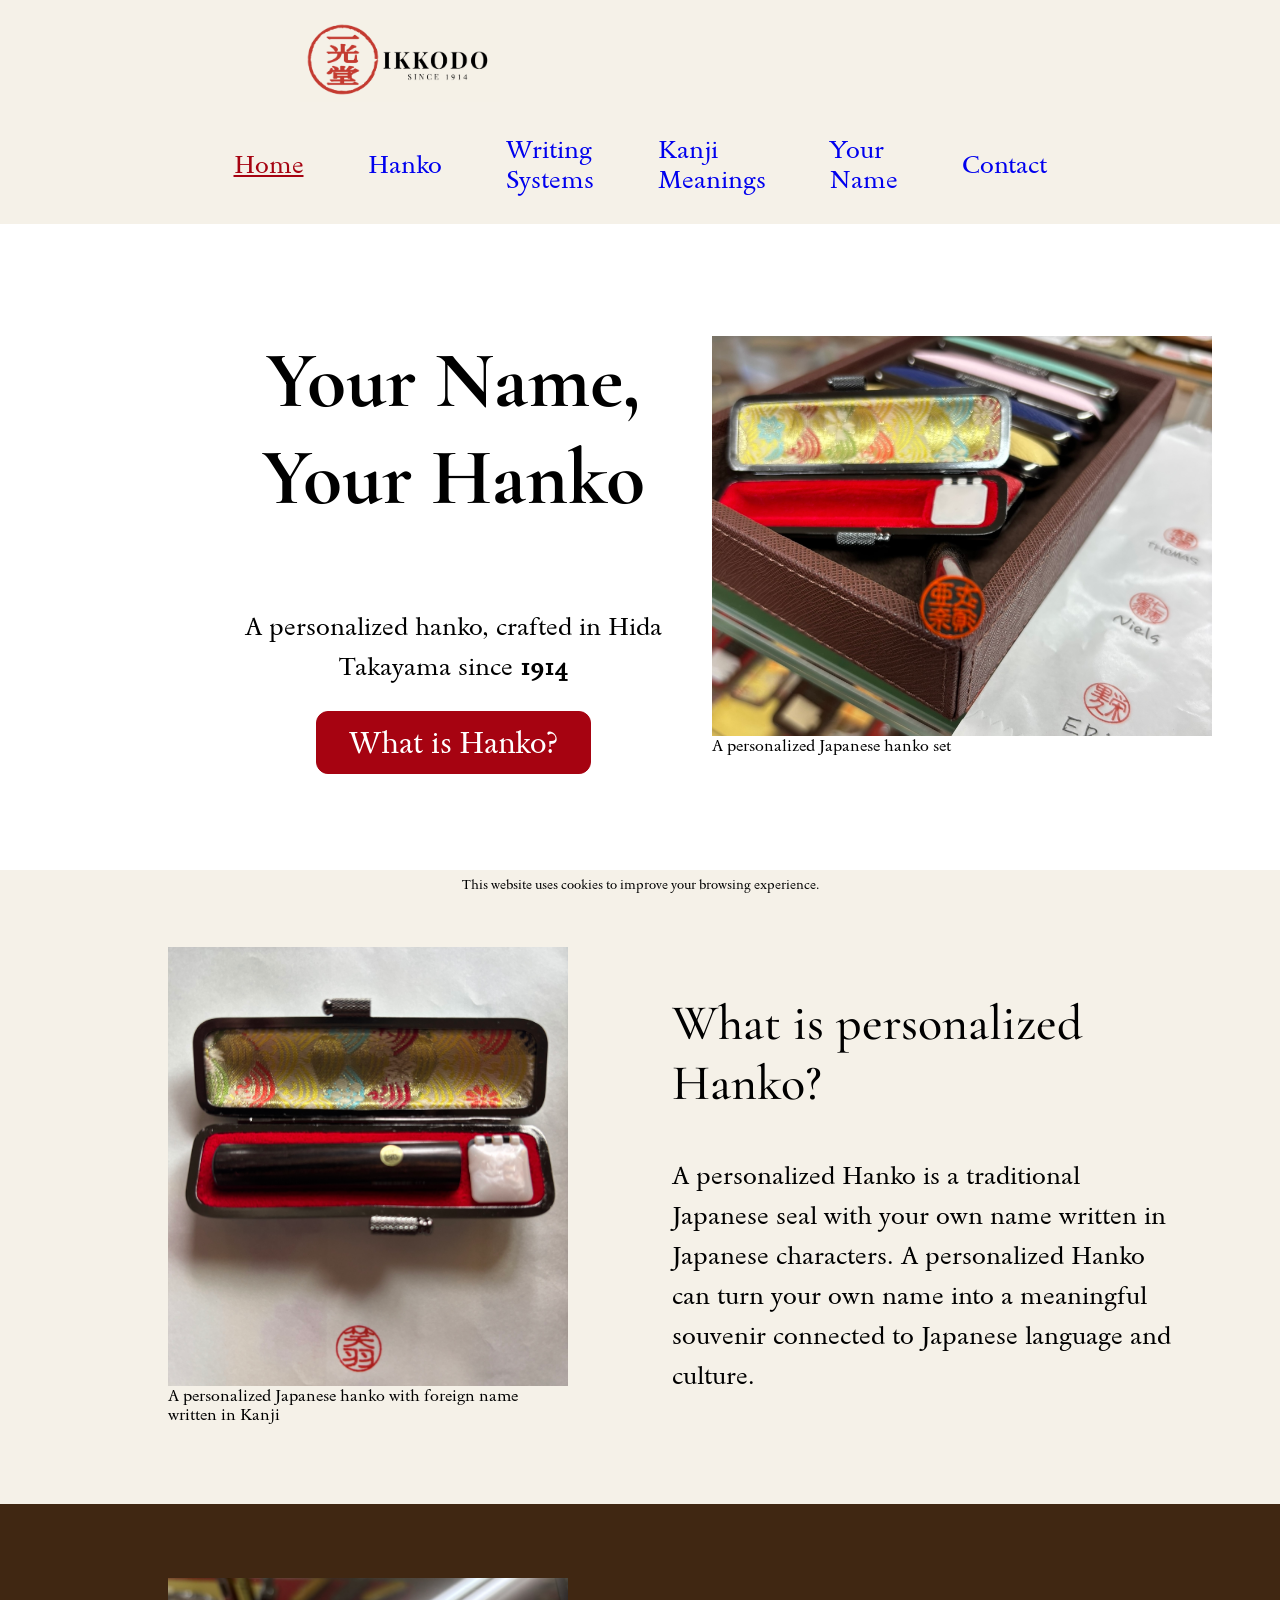
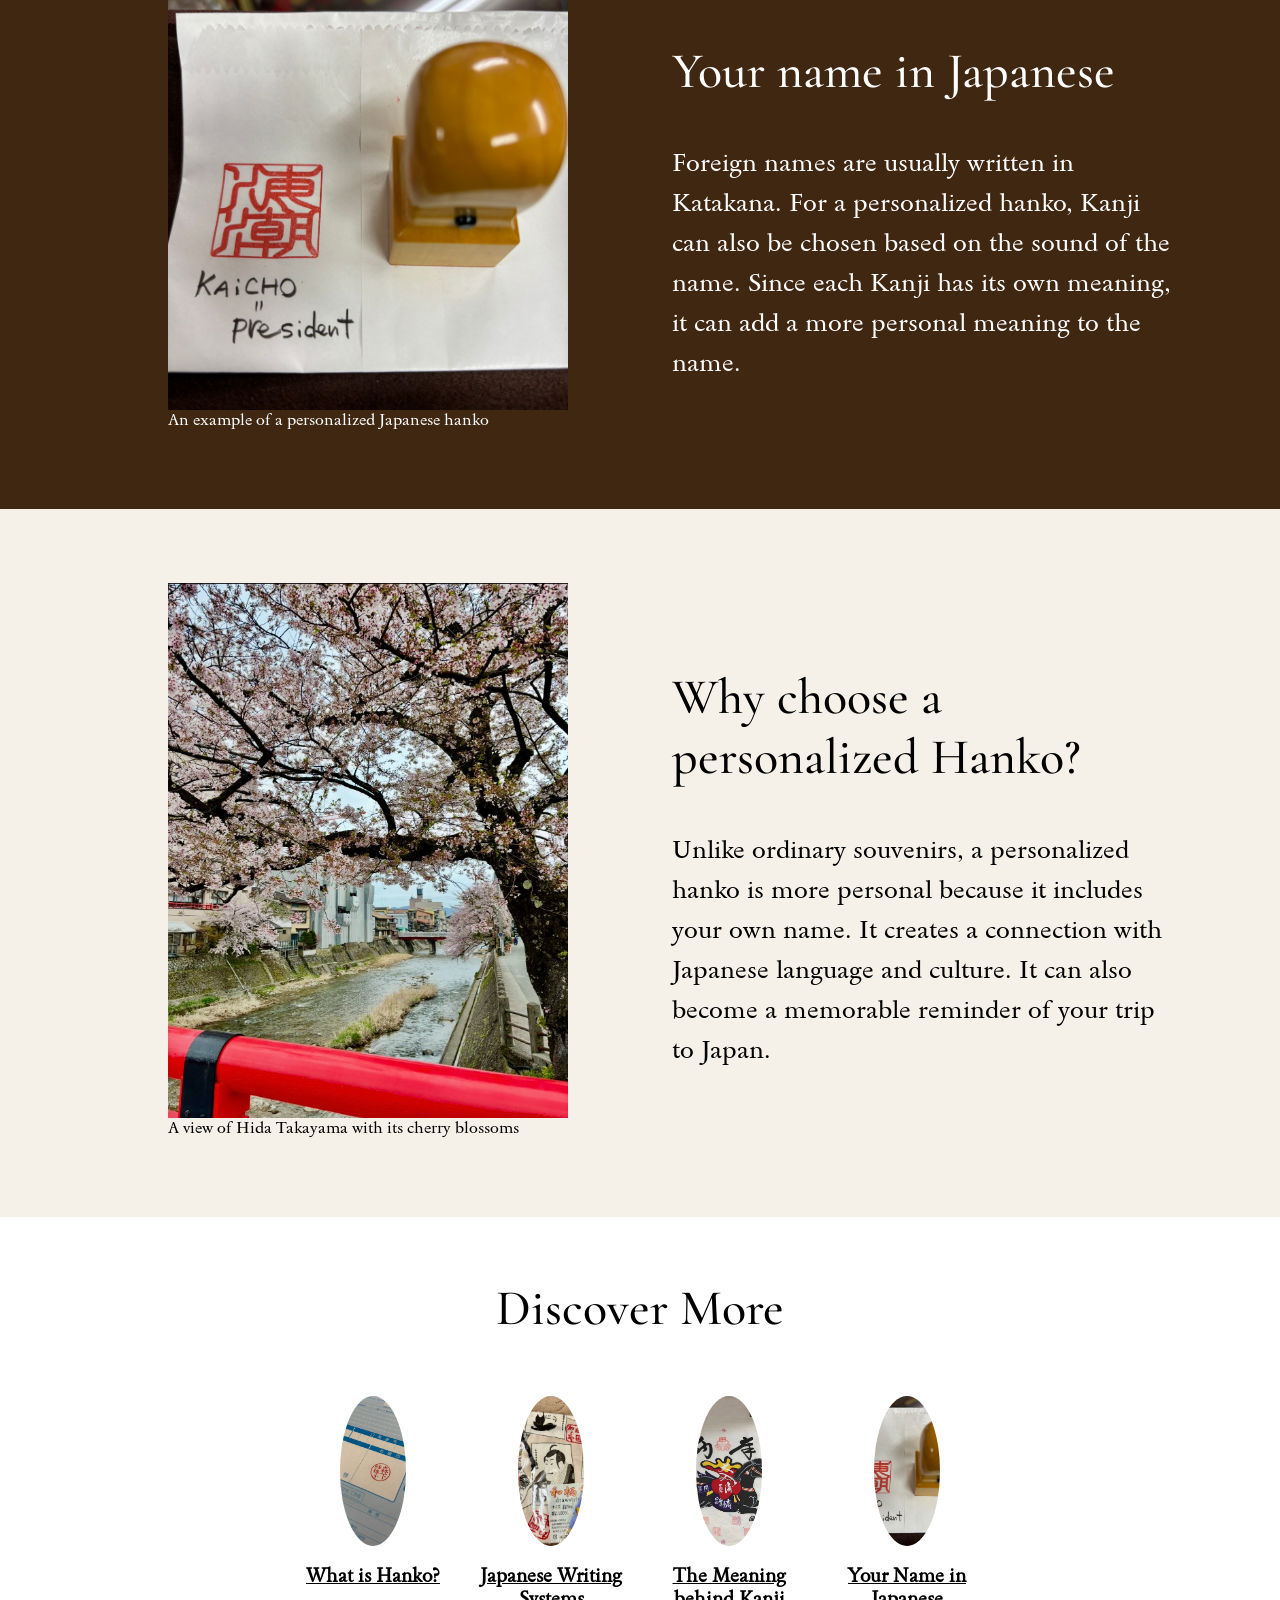
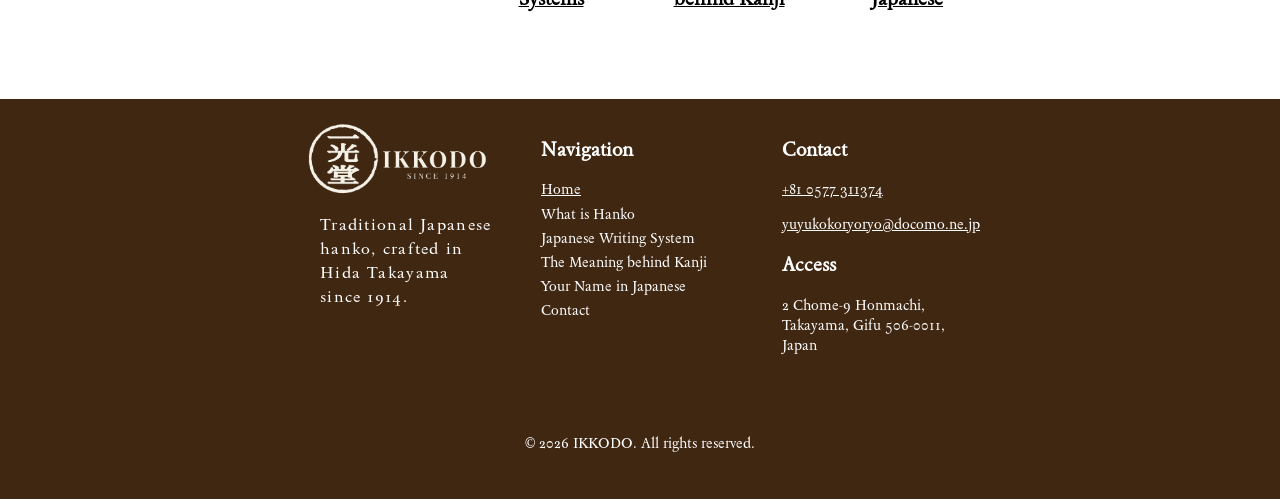
<file: index.html>
<!DOCTYPE html>
<html lang="en">

<head>
	<meta charset="UTF-8">
	<meta name="viewport" content="width=device-width, initial-scale=1.0">
	<meta name="author" content="Koshiro Morishita">
	<meta name="description"
		content="Understand what the hanko is, Japanese writying system, and the Kanji meaning. And create your own personalized Japanese hanko from IKKODO in Hida Takayama.">
	<meta name="keywords" content="hanko, Japanese seal, Takayama, personalized souvenir, Kanji">
	<title>IKKODO Personalized Hanko</title>
	<link rel="stylesheet" type="text/css" href="css/style.css">
	<link rel="icon" type="image/png" href="img/Ikkodo-favicon.png">
</head>

<body>
	<header class="site-header">

		<a class="site-logo" href="index.html">

			<img class="site-logo" src="img/Ikkodo-Logo.png" alt="IKKODO logo" title="IKKODO">
		</a>

		<nav class="desktop-navigation">

			<a href="index.html" class="current-page">Home</a>
			<a href="detail-page1.html">Hanko</a>
			<a href="detail-page2.html">Writing Systems</a>
			<a href="detail-page3.html">Kanji Meanings</a>
			<a href="detail-page4.html">Your Name</a>
			<a href="contact-page.html">Contact</a>

		</nav>

		<nav class="mobile-navigation">

			<a href="index.html" class="current-page">Home</a>

			<details class="mobile-menu">

				<summary>Learn <span class="menu-arrow">▼</span></summary>

				<ul class="mobile-menu-list">

					<li>
						<a href="detail-page1.html">What is Hanko</a>
					</li>

					<li>
						<a href="detail-page2.html">Japanese Writing System</a>
					</li>

					<li>
						<a href="detail-page3.html">The Meaning behind Kanji</a>
					</li>

					<li>
						<a href="detail-page4.html">Your Name in Japanese</a>
					</li>

				</ul>

			</details>

			<a href="contact-page.html">Contact</a>

		</nav>

	</header>

	<main>
		<section class="hero">

			<section class="hero-title">

				<h1>Your Name, <span class="your-hanko">Your Hanko</span></h1>

				<p class="hero-subtitle">
					A personalized hanko, crafted in Hida Takayama since <strong>1914</strong>
				</p>

				<a class="CTA-button" href="detail-page1.html">
					What is Hanko?
				</a>

			</section>

			<figure class="hero-figure">

				<img src="img/A-Personalized-Japanese-Hanko.jpg"
					alt="Personalized Japanese hanko sets with their impressions" title="A Personalized Japanese Hanko">

				<figcaption class="image-caption">
					A personalized Japanese hanko set
				</figcaption>

			</figure>

		</section>

		<section class="first-section">

			<figure class="first-section-figure">

				<img src="img/hanko_eva.jpeg" alt="Personalized Japanese hanko with its impressions written in Kanji"
					title="A Personalized Japanese Hanko example">

				<figcaption class="image-caption">
					A personalized Japanese hanko with foreign name written in Kanji
				</figcaption>

			</figure>

			<section class="first-section-title">

				<h2>What is personalized Hanko?</h2>

				<p class="first-section-paragraph">
					A personalized Hanko is a traditional Japanese seal with your own name written in Japanese
					characters. A personalized Hanko can turn your own name into a meaningful souvenir connected to
					Japanese language and culture.
				</p>

			</section>
		</section>

		<section class="second-section">

			<figure class="second-section-figure">

				<img src="img/kaicho.jpg"
					alt="Personalized Japanese hanko with its impression 'Kaicho' written in Kanji"
					title="A Personalized Japanese Hanko example">

				<figcaption class="image-caption">
					An example of a personalized Japanese hanko
				</figcaption>

			</figure>

			<section class="second-section-title">

				<h2>Your name in Japanese</h2>

				<p class="second-section-paragraph">
					Foreign names are usually written in Katakana. For a personalized hanko, Kanji can also be chosen
					based on the sound of the name. Since each Kanji has its own meaning, it can add a more personal
					meaning to the name.
				</p>

			</section>
		</section>

		<section class="third-section">

			<figure class="third-section-figure">

				<img src="img/nakabashi.jpg" alt="A cherry blossoms,river and a red bridge"
					title="Aview of Hidatakayama">

				<figcaption class="image-caption">
					A view of Hida Takayama with its cherry blossoms
				</figcaption>

			</figure>

			<section class="third-section-title">

				<h2>Why choose a personalized Hanko?</h2>

				<p class="second-section-paragraph">
					Unlike ordinary souvenirs, a personalized hanko is more personal because it includes your own name.
					It creates a connection with Japanese language and culture. It can also become a memorable reminder
					of your trip to Japan.
				</p>

			</section>
		</section>

		<aside class="discover-section">

			<h2>Discover More</h2>

			<section class="discover-cards">

				<article class="discover-card">

					<a href="detail-page1.html">

						<figure>
							<img src="img/what-is-hanko-hero.jpg"
								alt="red hanko impression stamped on official document" title="Japanese hanko">
						</figure>

						<h3>What is Hanko?</h3>
					</a>

				</article>

				<article class="discover-card">

					<a href="detail-page2.html">

						<figure>
							<img src="img/kabuki2-gift.jpg"
								alt="Japanese souvenirs on which japanese characters and Kabuki image are"
								title="Japanese souveniors">
						</figure>

						<h3>Japanese Writing Systems</h3>
					</a>

				</article>

				<article class="discover-card">

					<a href="detail-page3.html">

						<figure>
							<img src="img/ema-ikkodo.jpg"
								alt="japanese traditional art on which  horse and some kanjis " title="Ema">
						</figure>

						<h3>The Meaning behind Kanji</h3>
					</a>

				</article>

				<article class="discover-card">

					<a href="detail-page4.html">

						<figure>
							<img src="img/kaicho.jpg"
								alt="Personalized Japanese hanko with its impression 'Kaicho' written in Kanji"
								title="A Personalized Japanese Hanko example">
						</figure>

						<h3>Your Name in Japanese</h3>
					</a>

				</article>

			</section>

		</aside>

	</main>


	<footer class="site-footer">

		<section class="footer-brand">
			<a class="site-logo" href="index.html">

				<img class="site-logo" src="img/footer-logo.png" alt="IKKODO logo" title="IKKODO">
			</a>
			<p>Traditional Japanese hanko, crafted in Hida Takayama since 1914.</p>
		</section>

		<section class="footer-navigation">
			<section class="footer-navigation">

				<h3>Navigation</h3>

				<nav>
					<ul>
						<li class="current-page"><a href="index.html">Home</a></li>
						<li><a href="detail-page1.html">What is Hanko</a></li>
						<li><a href="detail-page2.html">Japanese Writing System</a></li>
						<li><a href="detail-page3.html">The Meaning behind Kanji</a></li>
						<li><a href="detail-page4.html">Your Name in Japanese</a></li>
						<li><a href="contact-page.html">Contact</a></li>
					</ul>
				</nav>

			</section>
		</section>

		<section class="footer-contact">

			<h3>Contact</h3>

			<p>
				<a href="tel:+81577320605">+81 0577 311374</a>
			</p>

			<p>
				<a href="mailto:info@example.com">yuyukokoryoryo@docomo.ne.jp</a>
			</p>

			<h3>Access</h3>

			<p>
				2 Chome-9 Honmachi, Takayama, Gifu 506-0011, Japan
			</p>

		</section>

		<p class="copyright">
			&copy; 2026 IKKODO. All rights reserved.
		</p>

	</footer>

	<aside class="cookie-message">
		<p>
			This website uses cookies to improve
			your browsing experience.
		</p>
	</aside>
</body>

</html>
</file>
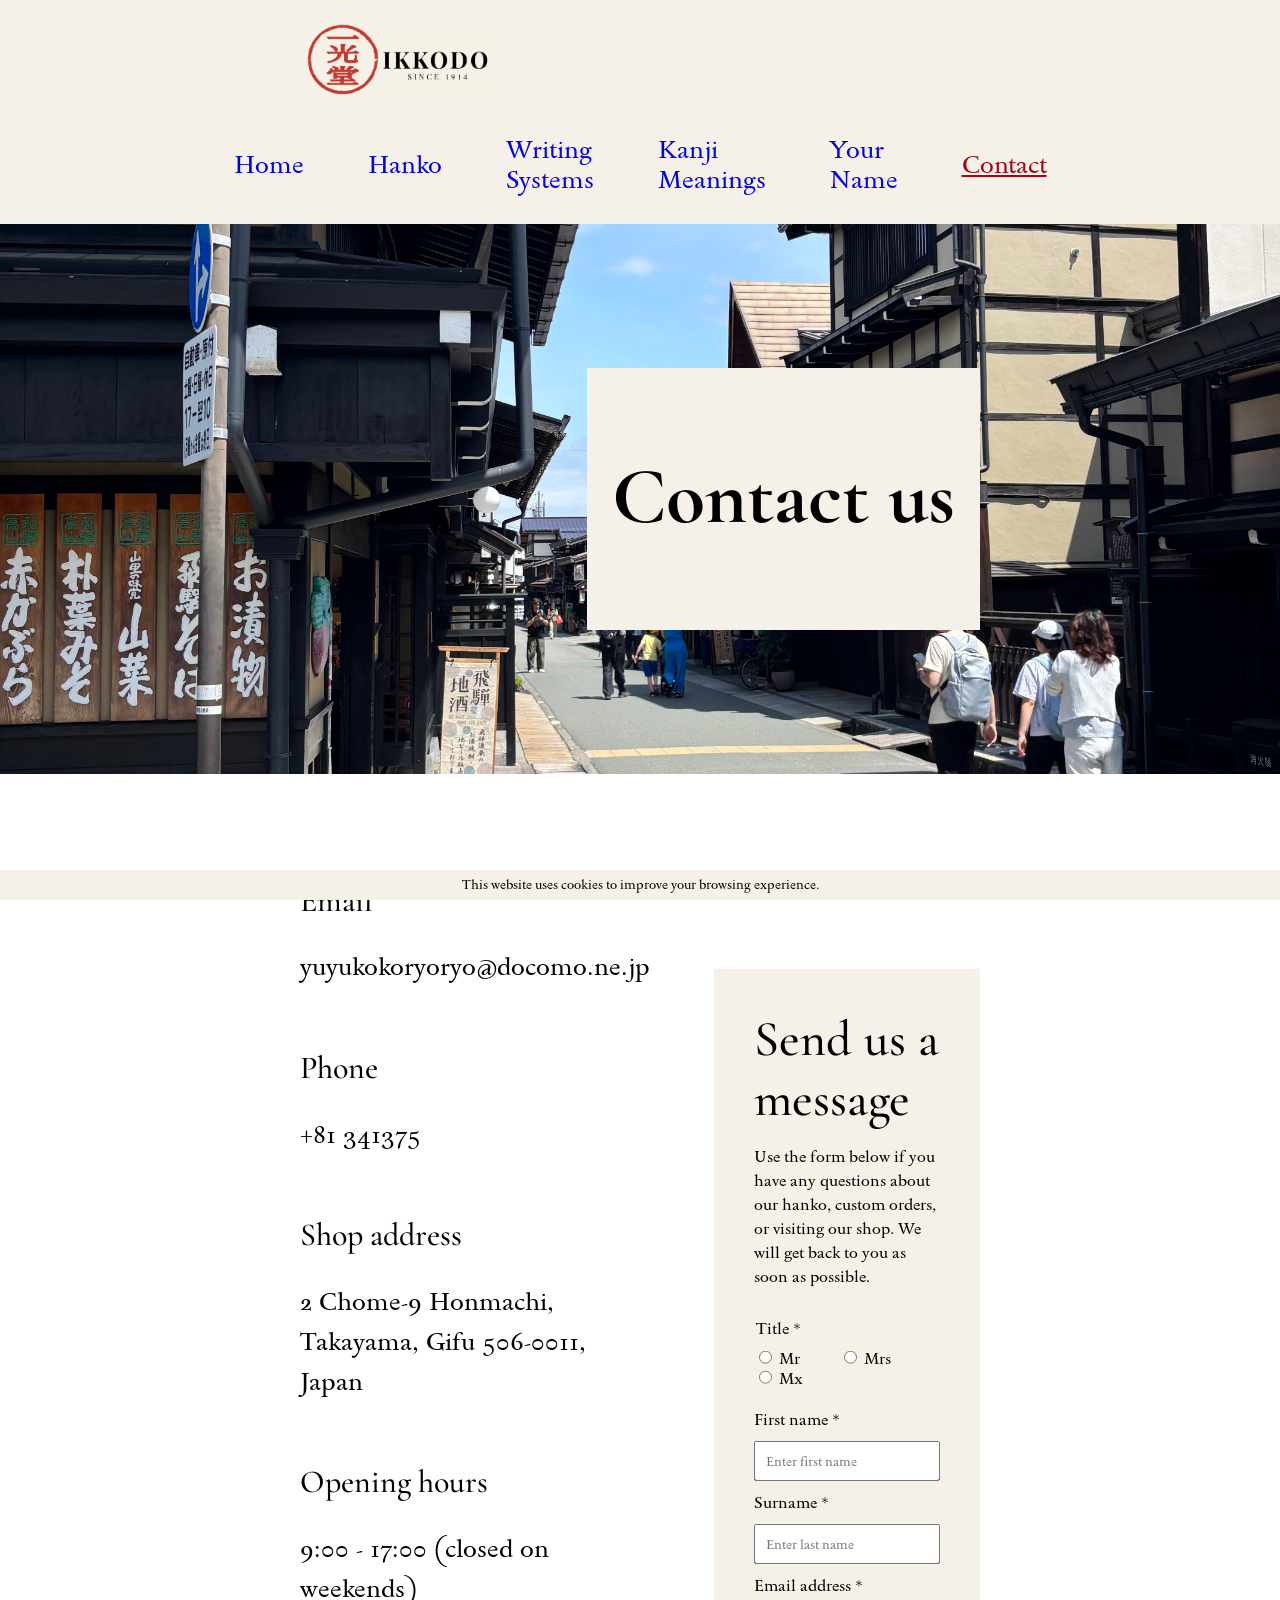
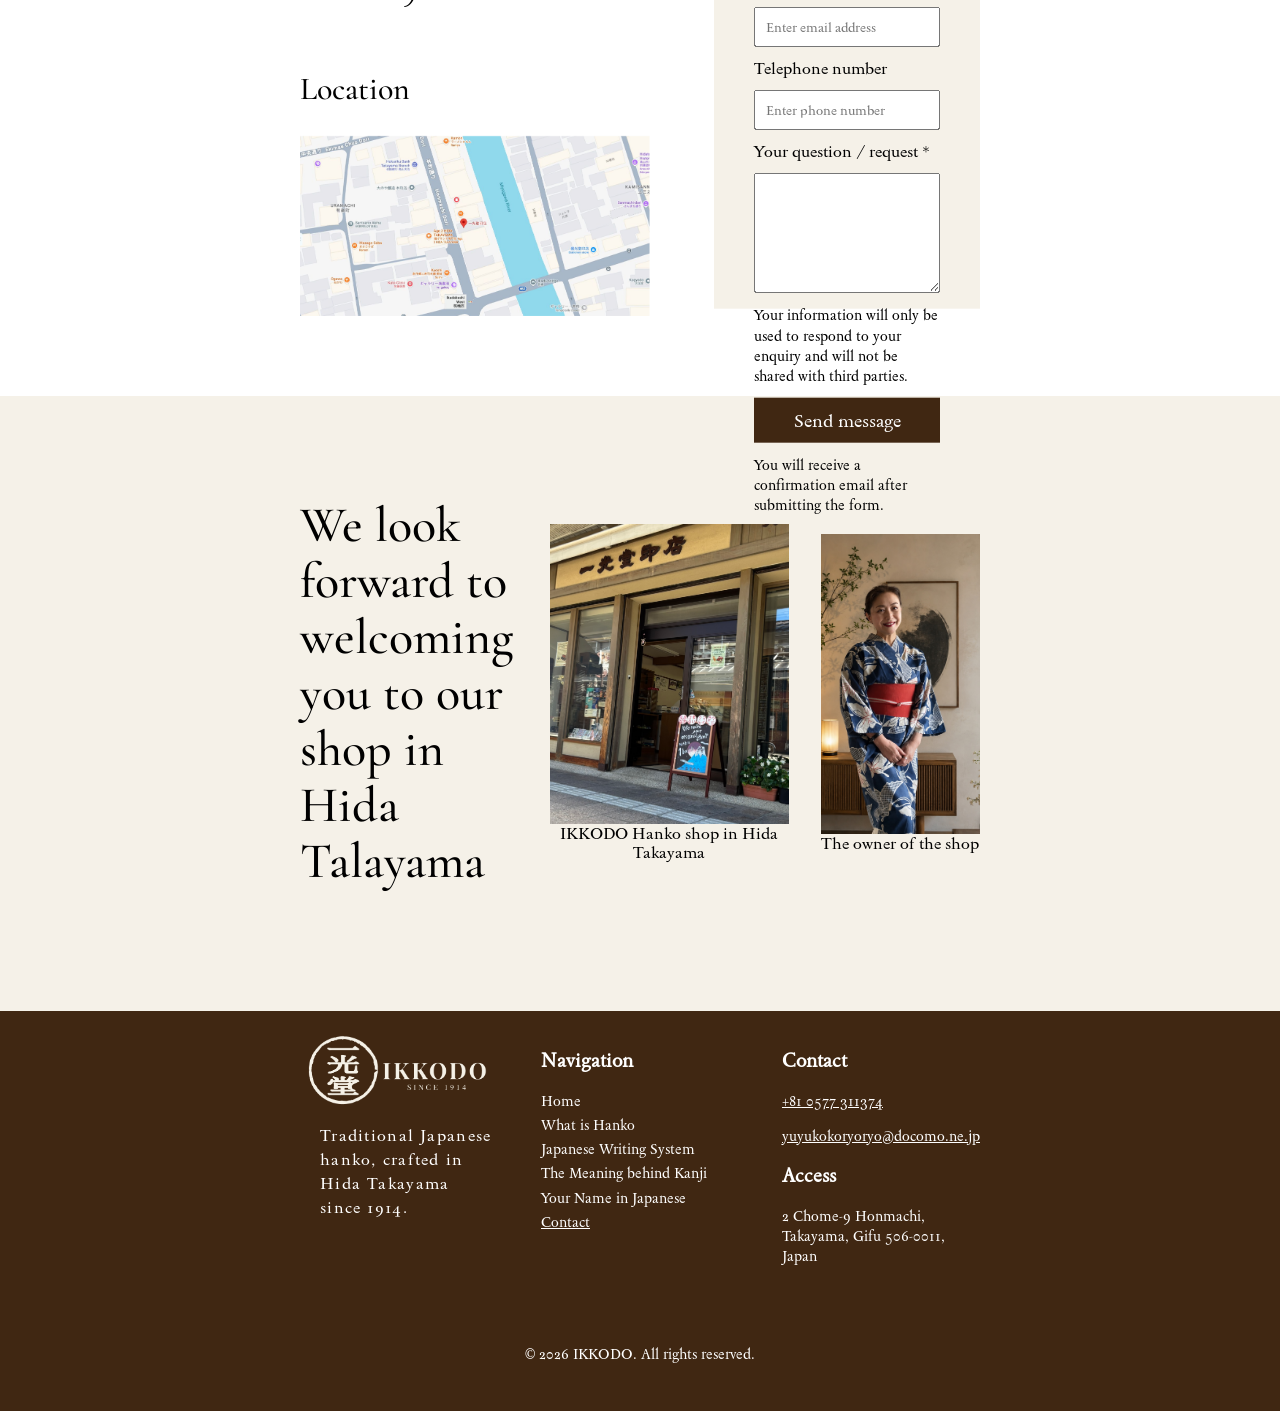
<file: contact-page.html>
<!DOCTYPE html>
<html lang="en">

<head>
	<meta charset="UTF-8">
	<meta name="viewport" content="width=device-width, initial-scale=1.0">
	<meta name="author" content="Koshiro Morishita">
	<meta name="description"
		content="Contact IKKODO in Hida Takayama to ask about personalized Japanese hanko, custom orders, opening hours, or visiting our traditional Japanese seal shop.">
	<meta name="keywords" content="hanko, Japanese seal, Takayama, personalized souvenir, Kanji">
	<title>Contact</title>
	<link rel="stylesheet" type="text/css" href="css/style.css">
	<link rel="icon" type="image/png" href="img/Ikkodo-favicon.png">
</head>

<body>


	<header class="site-header">

		<a class="site-logo" href="index.html">

			<img class="site-logo" src="img/Ikkodo-Logo.png" alt="IKKODO logo" title="IKKODO">
		</a>

		<nav class="desktop-navigation">

			<a href="index.html">Home</a>
			<a href="detail-page1.html">Hanko</a>
			<a href="detail-page2.html">Writing Systems</a>
			<a href="detail-page3.html">Kanji Meanings</a>
			<a href="detail-page4.html">Your Name</a>
			<a href="contact-page.html" class="current-page">Contact</a>

		</nav>

		<nav class="mobile-navigation">

			<a href="index.html">Home</a>

			<details class="mobile-menu">

				<summary>Learn <span class="menu-arrow">▼</span></summary>

				<ul class="mobile-menu-list">

					<li>
						<a href="detail-page1.html">What is Hanko</a>
					</li>

					<li>
						<a href="detail-page2.html">Japanese Writing System</a>
					</li>

					<li>
						<a href="detail-page3.html">The Meaning behind Kanji</a>
					</li>

					<li>
						<a href="detail-page4.html">Your Name in Japanese</a>
					</li>

				</ul>

			</details>

			<a href="contact-page.html" class="current-page">Contact</a>

		</nav>

	</header>





	<main>

			<section class="contact-hero">

				<img src="img/huruimachinami.jpeg" alt="Traditional street in Hida Takayama with many pedestrians"
					title="Hurui Machinami">

				<section class="contact-hero-title">
					<h1>Contact us</h1>
				</section>

			</section>


			<section class="contact-section">

				<section class="contact-info">
					<section class="email-section">
						<h2>Email</h2>
						<p>yuyukokoryoryo@docomo.ne.jp</p>
					</section>

					<section class="phone-section">
						<h2>Phone</h2>
						<p>+81 341375</p>
					</section>

					<section class="address-section">
						<h2>Shop address</h2>
						<p>
							2 Chome-9 Honmachi, Takayama,
							Gifu 506-0011, Japan
						</p>
					</section>

					<section class="opening-hours-section">
						<h2>Opening hours</h2>
						<p>9:00 - 17:00 (closed on weekends)</p>
					</section>


					<h2>Location</h2>

					<figure class="map-figure">
						<img src="img/map.jpg" alt="Map showing the location of IKKODO in Takayama"
							title="IKKODO Location">
					</figure>

				</section>


				<section class="contact-form-section">
					<h2>Send us a message</h2>

					<p>
						Use the form below if you have any questions about our hanko,
						custom orders, or visiting our shop. We will get back to you as soon as possible.
					</p>

					<form>

						<fieldset>
							<legend>Title *</legend>

							<label>
								<input type="radio" name="title" value="mr">
								Mr
							</label>

							<label>
								<input type="radio" name="title" value="mrs">
								Mrs
							</label>

							<label>
								<input type="radio" name="title" value="mx">
								Mx
							</label>
						</fieldset>

						<label for="first-name">First name *</label>
						<input type="text" id="first-name" name="first-name" placeholder="Enter first name" required>

						<label for="surname">Surname *</label>
						<input type="text" id="surname" name="surname" placeholder="Enter last name" required>

						<label for="email">Email address *</label>
						<input type="email" id="email" name="email" placeholder="Enter email address" required>

						<label for="phone">Telephone number</label>
						<input type="tel" id="phone" name="phone" placeholder="Enter phone number">


						<label for="message">Your question / request *</label>
						<textarea id="message" name="message" placeholder="Write your message here ..." required>
						</textarea>


						<p class="privacy-text">
							Your information will only be used to respond to your enquiry
							and will not be shared with third parties.
						</p>


						<input type="submit" value="Send message">

						<p class="confirmation-text">
							You will receive a confirmation email after submitting the form.
						</p>

					</form>
				</section>

			</section>



			<section class="welcome-section">

				<section class="welcome-text"><h2>We look forward to welcoming you to our shop in Hida Talayama</h2>
				</section>

				<figure class="shop">
					<img src="img/shop.jpg" alt="The outer view of IKKODO Hanko shop in Hida Takayama"
						title="IKKODO Hanko Shop">

					<figcaption class="image-caption">
						IKKODO Hanko shop in Hida Takayama
					</figcaption>
				</figure>

				<figure class="owner">
					<img src="img/shop-owner.jpg" alt="An elderly Japanese woman in Kimono standing"
						title="The owner of the shop">

					<figcaption class="image-caption">
						The owner of the shop
					</figcaption>
				</figure>

			</section>


		</main>


		<footer class="site-footer">

			<section class="footer-brand">
				<a class="site-logo" href="index.html">

					<img class="site-logo" src="img/footer-logo.png" alt="IKKODO logo" title="IKKODO">
				</a>
				<p>Traditional Japanese hanko, crafted in Hida Takayama since 1914.</p>
			</section>

			<section class="footer-navigation">
				<section class="footer-navigation">

					<h3>Navigation</h3>

					<nav>
						<ul>
							<li><a href="index.html">Home</a></li>
							<li><a href="detail-page1.html">What is Hanko</a></li>
							<li><a href="detail-page2.html">Japanese Writing System</a></li>
							<li><a href="detail-page3.html">The Meaning behind Kanji</a></li>
							<li><a href="detail-page4.html">Your Name in Japanese</a></li>
							<li class="current-page"><a href="contact-page.html">Contact</a></li>
						</ul>
					</nav>

				</section>
			</section>

			<section class="footer-contact">

				<h3>Contact</h3>

				<p>
					<a href="tel:+81577320605">+81 0577 311374</a>
				</p>

				<p>
					<a href="mailto:info@example.com">yuyukokoryoryo@docomo.ne.jp</a>
				</p>

				<h3>Access</h3>

				<p>
					2 Chome-9 Honmachi, Takayama, Gifu 506-0011, Japan
				</p>

			</section>

			<p class="copyright">
				&copy; 2026 IKKODO. All rights reserved.
			</p>

		</footer>

		<aside class="cookie-message">
			<p>
				This website uses cookies to improve
				your browsing experience.
			</p>
		</aside>
</body>
</html>
</file>
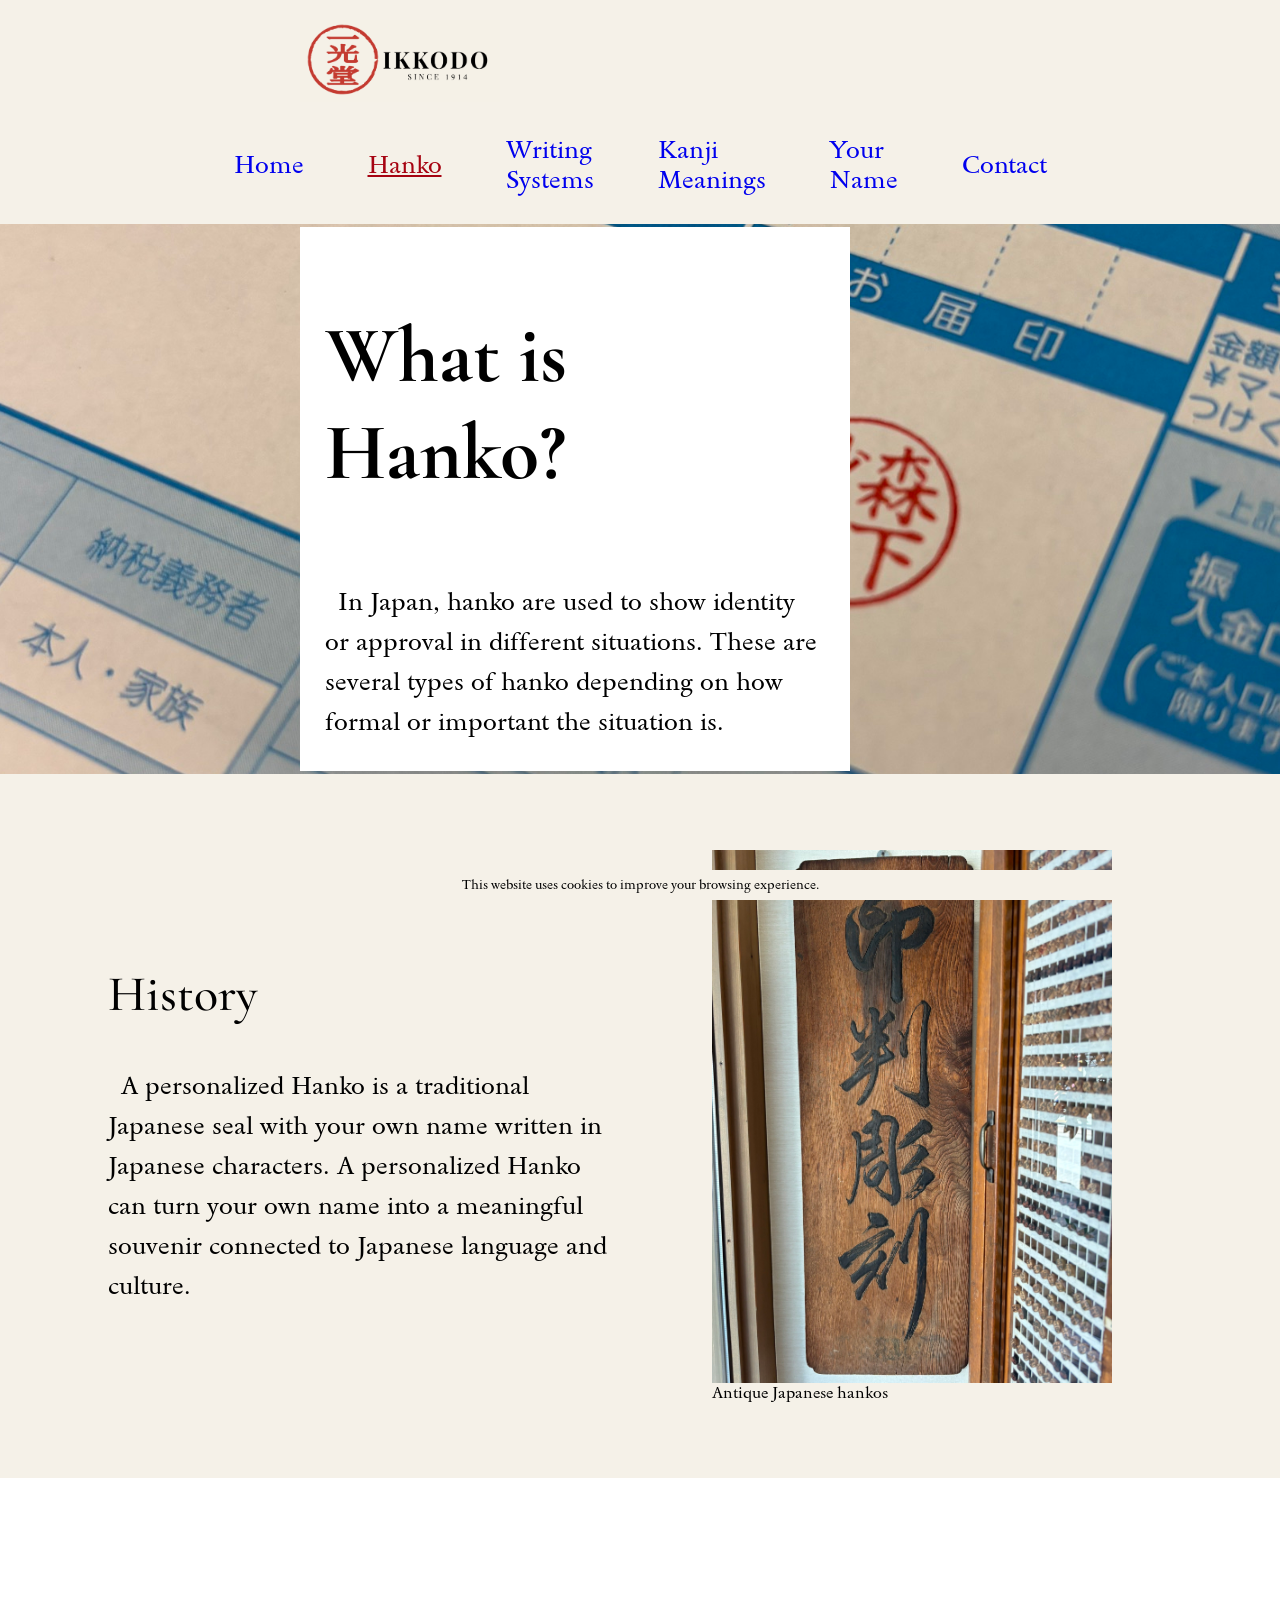
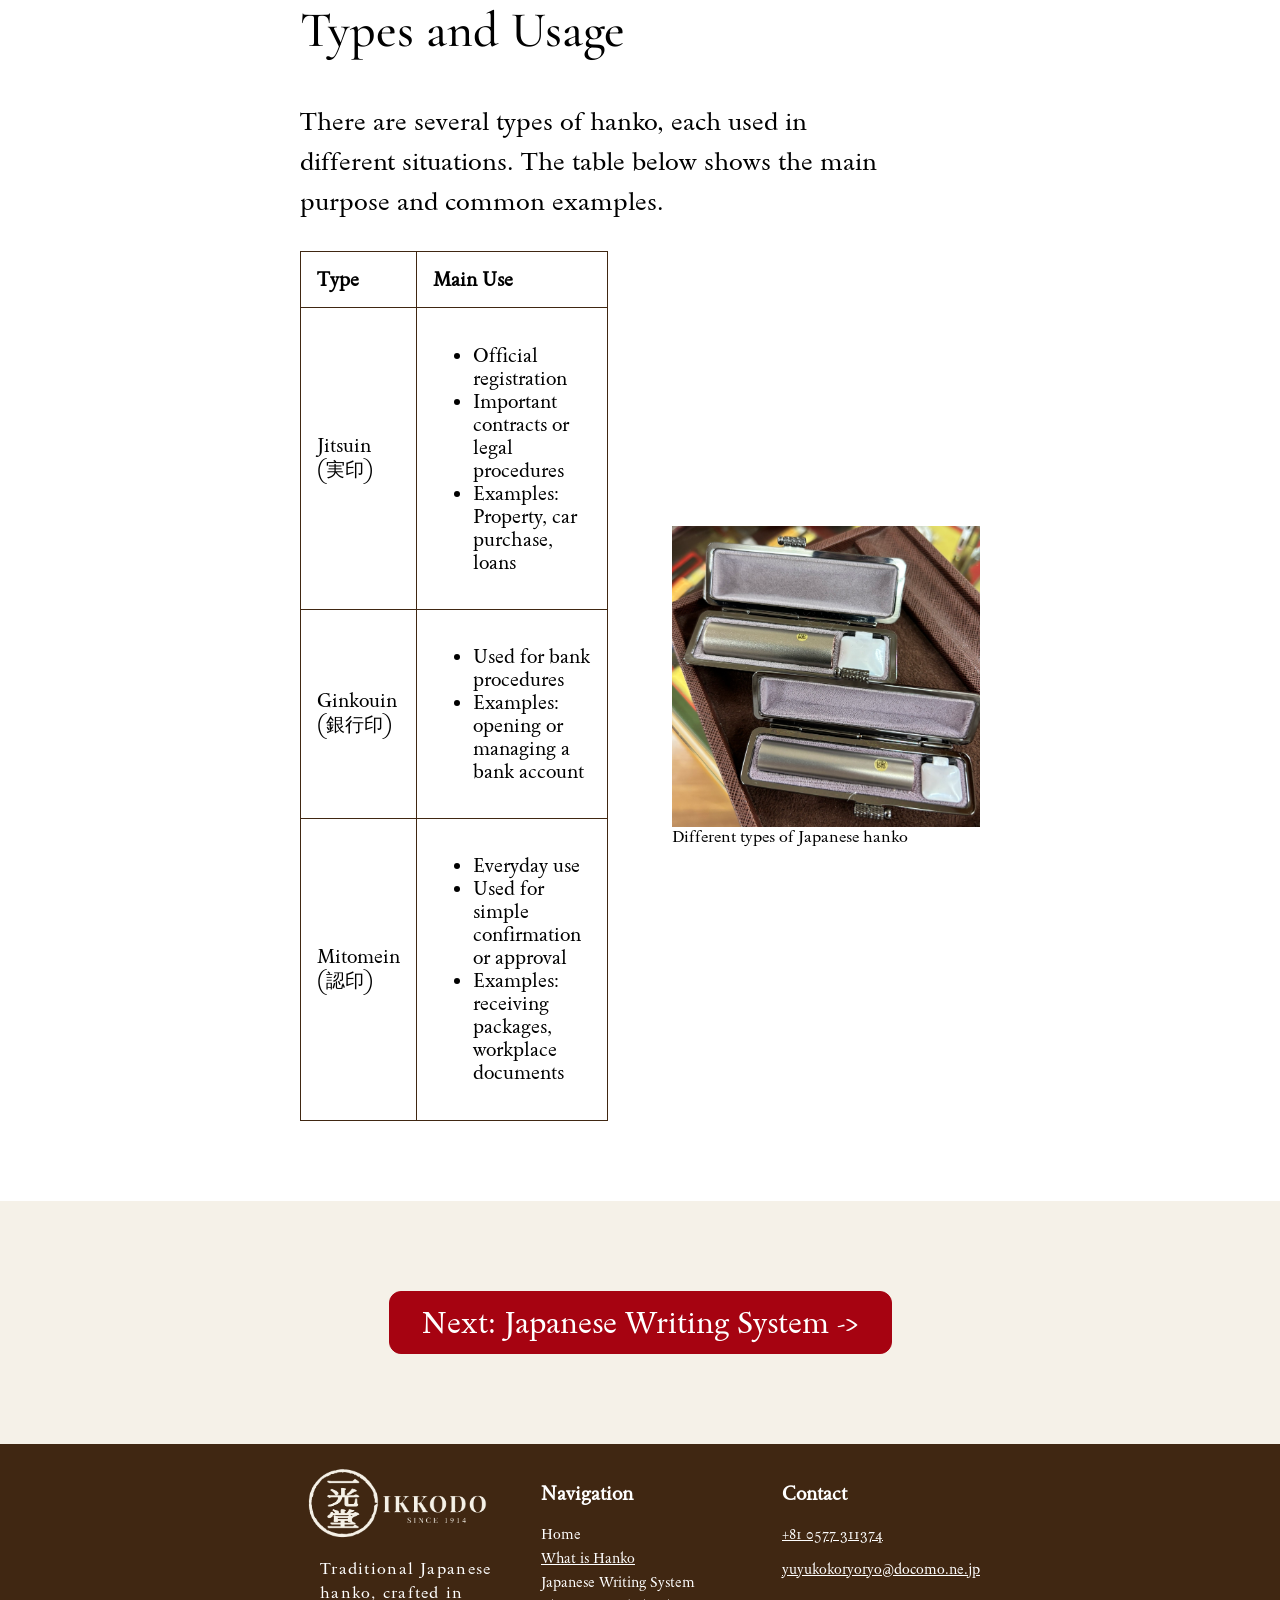
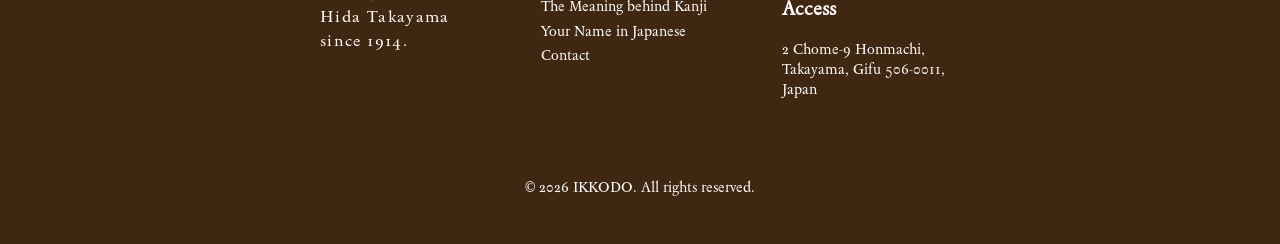
<file: detail-page1.html>
<!DOCTYPE html>
<html lang="en">

<head>
	<meta charset="UTF-8">
	<meta name="viewport" content="width=device-width, initial-scale=1.0">
	<meta name="author" content="Koshiro Morishita">
	<meta name="description"
		content="Learn what Japanese hanko are, explore their history, and discover the different types of seals used in everyday life and official procedures in Japan.">
	<meta name="keywords" content="hanko, Japanese seal, Takayama, personalized souvenir, Kanji">
	<title>What is Hanko?</title>
	<link rel="stylesheet" type="text/css" href="css/style.css">
	<link rel="icon" type="image/png" href="img/Ikkodo-favicon.png">
</head>

<body>

	<header class="site-header">

		<a class="site-logo" href="index.html">

			<img class="site-logo" src="img/Ikkodo-Logo.png" alt="IKKODO logo" title="IKKODO">
		</a>

		<nav class="desktop-navigation">

			<a href="index.html">Home</a>
			<a href="detail-page1.html" class="current-page">Hanko</a>
			<a href="detail-page2.html">Writing Systems</a>
			<a href="detail-page3.html">Kanji Meanings</a>
			<a href="detail-page4.html">Your Name</a>
			<a href="contact-page.html">Contact</a>

		</nav>

		<nav class="mobile-navigation">

			<a href="index.html">Home</a>

			<details class="mobile-menu">

				<summary>Learn <span class="menu-arrow">▼</span></summary>

				<ul class="mobile-menu-list">

					<li>
						<a href="detail-page1.html" class="current-page">What is Hanko</a>
					</li>

					<li>
						<a href="detail-page2.html">Japanese Writing System</a>
					</li>

					<li>
						<a href="detail-page3.html">The Meaning behind Kanji</a>
					</li>

					<li>
						<a href="detail-page4.html">Your Name in Japanese</a>
					</li>

				</ul>

			</details>

			<a href="contact-page.html">Contact</a>

		</nav>

	</header>

	<main>
		<section class="detail1-hero">

			<img src="img/what-is-hanko-hero.jpg" alt="Japanese hanko impression on a document" title="Japanese Hanko">

			<section class="detail1-hero-title">
				<h1>What is Hanko?</h1>

				<p>
					In Japan, hanko are used to show identity or approval in different situations. These are several
					types of hanko depending on how formal or important the situation is.
				</p>
			</section>

		</section>


		<section class="history-section">

			<section class="history-section-title">

				<h2>History</h2>

				<p class="history-section-paragraph">
					A personalized Hanko is a traditional Japanese seal with your own name written in Japanese
					characters. A personalized Hanko can turn your own name into a meaningful souvenir connected to
					Japanese language and culture.
				</p>

			</section>

			<figure class="history-section-figure">

				<img src="img/hanko-history.JPG"
					alt="An Old wooden sign on which Japanese kanjis are written beside the showcase where antique hankos are displayed"
					title="Antique Japanese Hankos">

				<figcaption class="image-caption">
					Antique Japanese hankos
				</figcaption>

			</figure>


		</section>



		<section class="types-section">

			<h2>Types and Usage</h2>

			<p>
				There are several types of hanko, each used in different situations.
				The table below shows the main purpose and common examples.
			</p>

			<section class="types-content">

				<table>

					<tr>
						<th>Type</th>
						<th>Main Use</th>
					</tr>

					<tr>
						<td>
							Jitsuin
							<span>(実印)</span>
						</td>

						<td>
							<ul>
								<li>Official registration</li>
								<li>Important contracts or legal procedures</li>
								<li>Examples: Property, car purchase, loans</li>
							</ul>
						</td>
					</tr>

					<tr>
						<td>
							Ginkouin
							<span>(銀行印)</span>
						</td>

						<td>
							<ul>
								<li>Used for bank procedures</li>
								<li>Examples: opening or managing a bank account</li>
							</ul>
						</td>
					</tr>

					<tr>
						<td>
							Mitomein
							<span>(認印)</span>
						</td>

						<td>
							<ul>
								<li>Everyday use</li>
								<li>Used for simple confirmation or approval</li>
								<li>Examples: receiving packages, workplace documents</li>
							</ul>
						</td>
					</tr>

				</table>

				<figure class="types-figure">

					<img src="img/jitsuin.jpeg" alt="two hankos are aligned with their purple cases"
						title="Two hankos with their purple cases">

					<figcaption>
						Different types of Japanese hanko
					</figcaption>

				</figure>

			</section>

		</section>


		<section class="CTA-section">

			<a class="CTA-button" href="detail-page2.html">
				Next: Japanese Writing System ->
			</a>

		</section>

	</main>


	<footer class="site-footer">

		<section class="footer-brand">
			<a class="site-logo" href="index.html">

				<img class="site-logo" src="img/footer-logo.png" alt="IKKODO logo" title="IKKODO">
			</a>
			<p>Traditional Japanese hanko, crafted in Hida Takayama since 1914.</p>
		</section>

		<section class="footer-navigation">

			<h3>Navigation</h3>

			<nav>
				<ul>
					<li><a href="index.html">Home</a></li>
					<li class="current-page"><a href="detail-page1.html">What is Hanko</a></li>
					<li><a href="detail-page2.html">Japanese Writing System</a></li>
					<li><a href="detail-page3.html">The Meaning behind Kanji</a></li>
					<li><a href="detail-page4.html">Your Name in Japanese</a></li>
					<li><a href="contact-page.html">Contact</a></li>
				</ul>
			</nav>

		</section>

		<section class="footer-contact">

			<h3>Contact</h3>

			<p>
				<a href="tel:+81577320605">+81 0577 311374</a>
			</p>

			<p>
				<a href="mailto:info@example.com">yuyukokoryoryo@docomo.ne.jp</a>
			</p>

			<h3>Access</h3>

			<p>
				2 Chome-9 Honmachi, Takayama, Gifu 506-0011, Japan
			</p>

		</section>

		<p class="copyright">
			&copy; 2026 IKKODO. All rights reserved.
		</p>

	</footer>

	<aside class="cookie-message">
		<p>
			This website uses cookies to improve
			your browsing experience.
		</p>
	</aside>
</body>
</html>
</file>
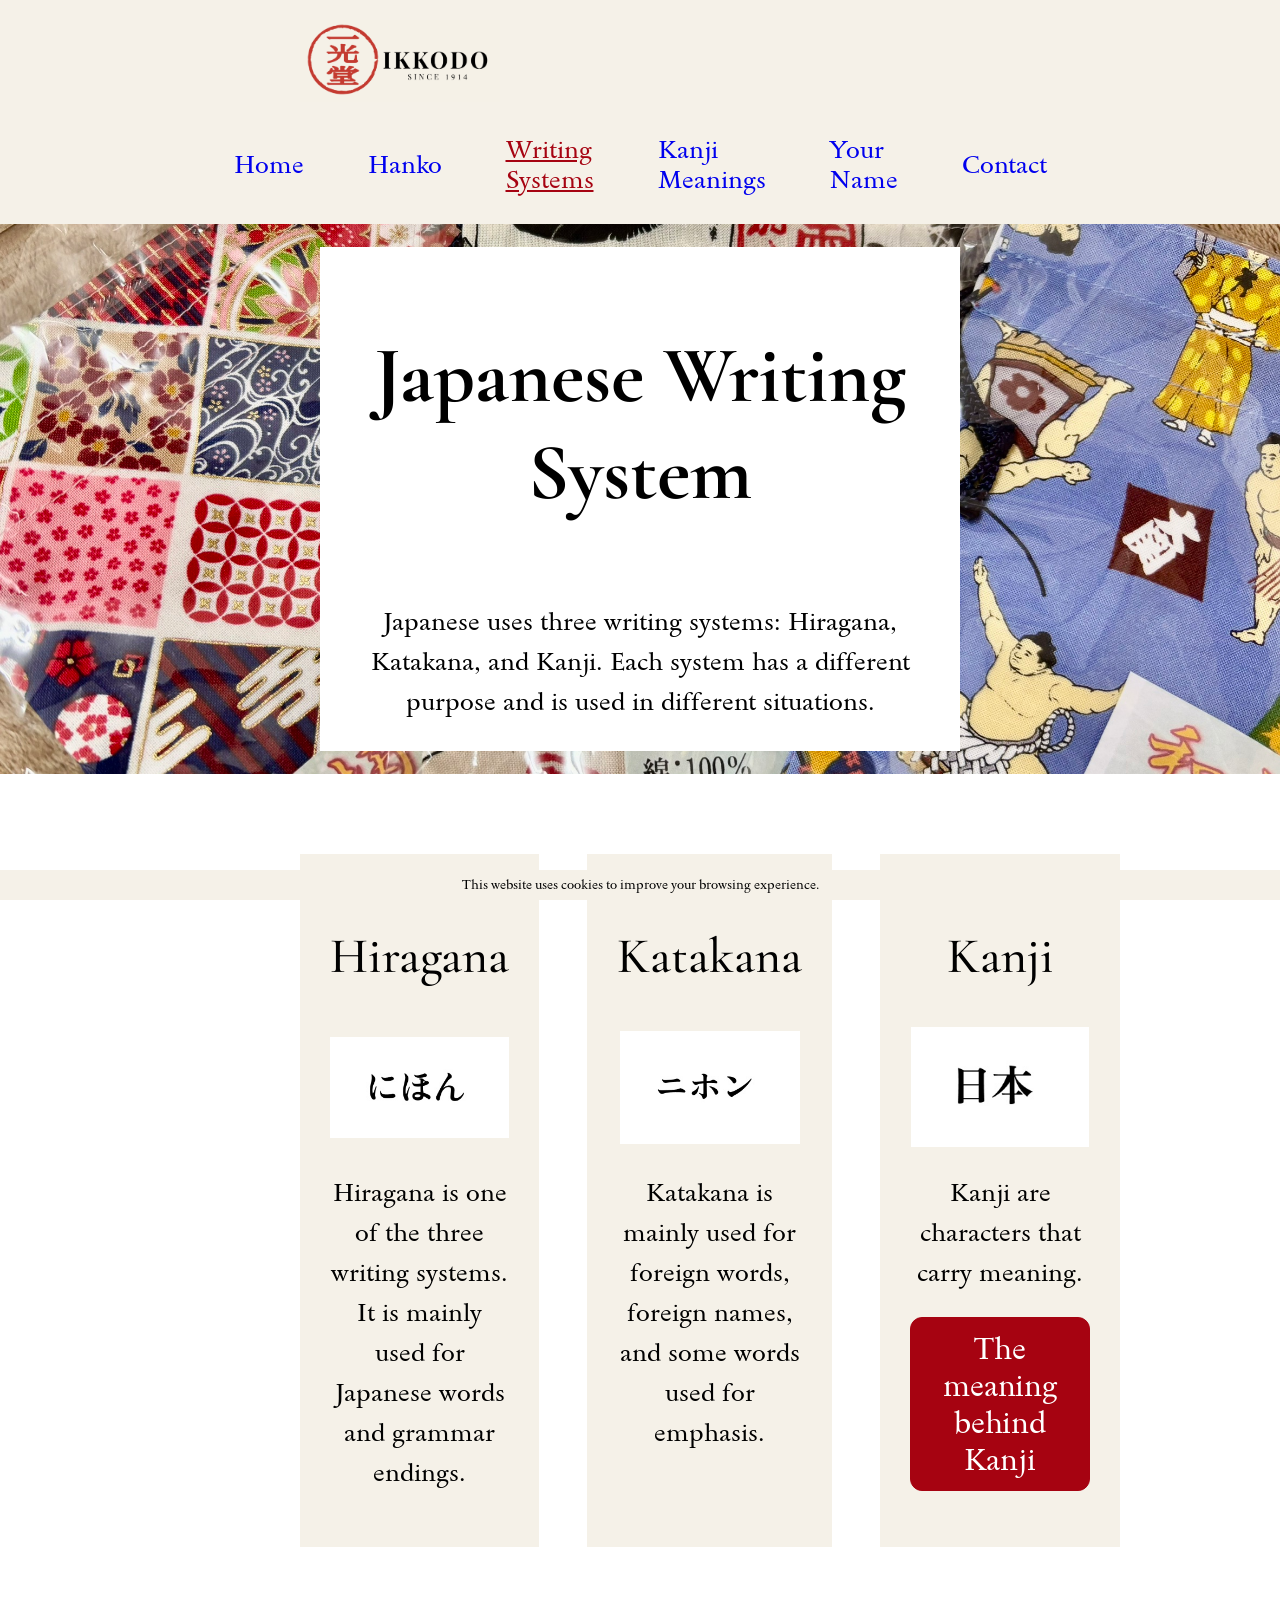
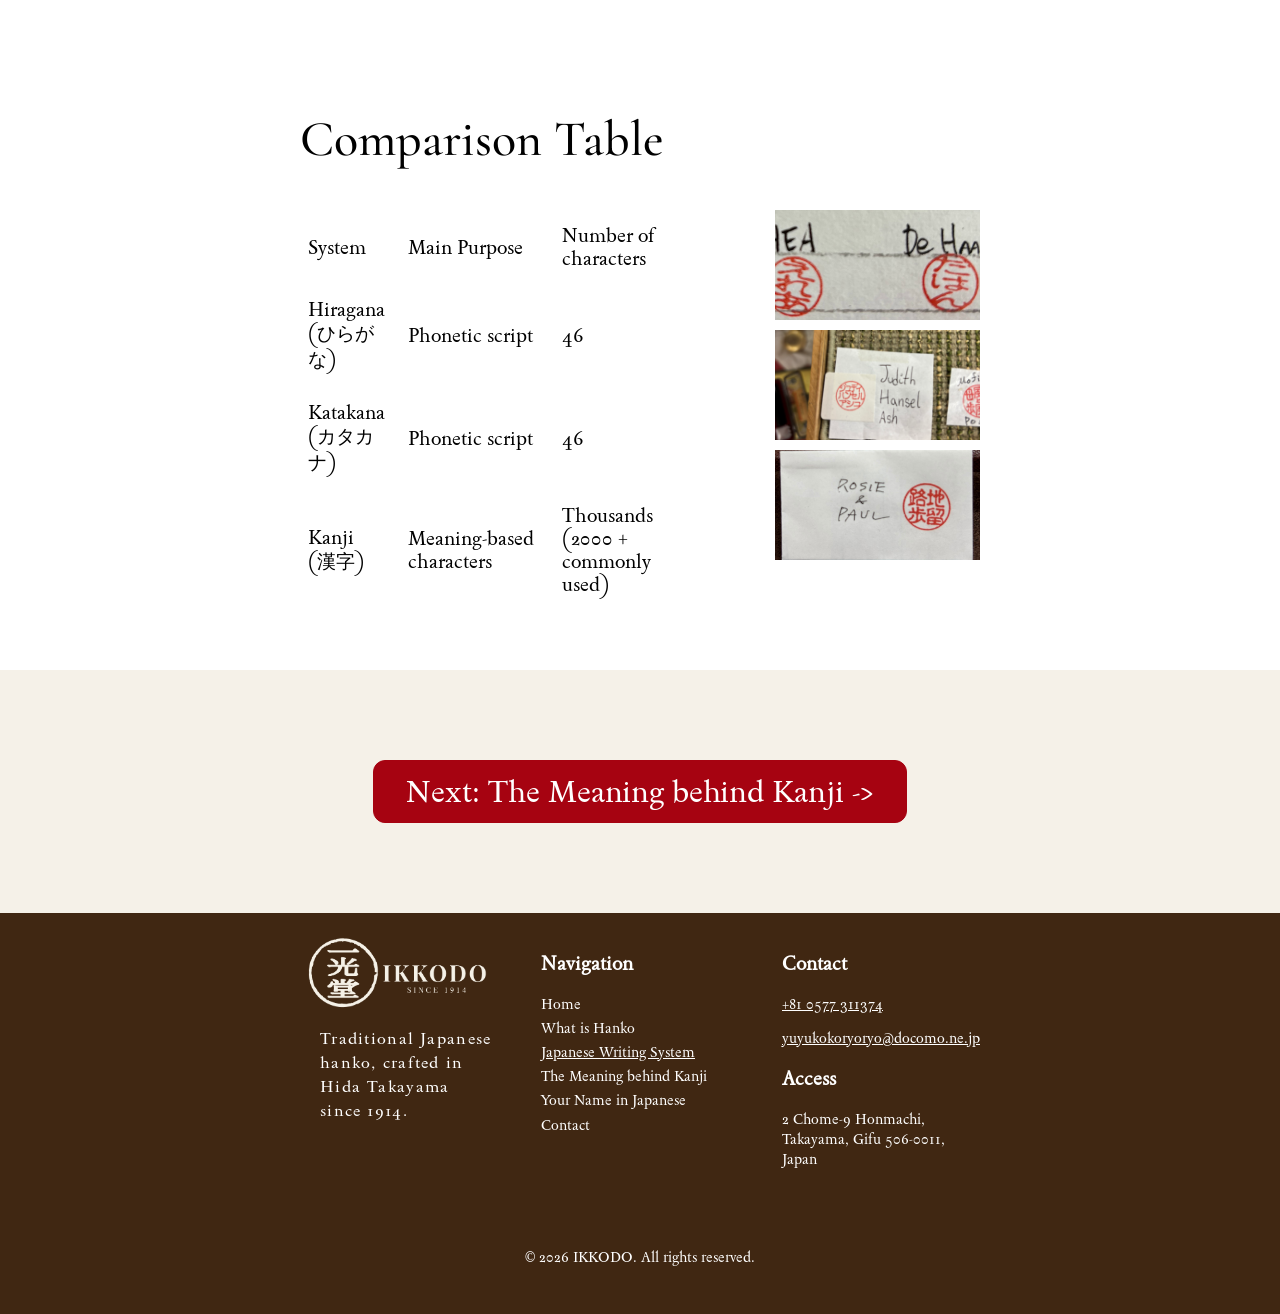
<file: detail-page2.html>
<!DOCTYPE html>
<html lang="en">

<head>
	<meta charset="UTF-8">
	<meta name="viewport" content="width=device-width, initial-scale=1.0">
	<meta name="author" content="Koshiro Morishita">
	<meta
	name="description"
	content="Explore the three Japanese writing systems: Hiragana, Katakana, and Kanji. Learn how they differ and how they are used to write Japanese names.">
	<meta
	name="keywords"
	content="hanko, Japanese seal, Takayama, personalized souvenir, Kanji">
	<title>Japanese Writing System</title>
	<link rel="stylesheet" type="text/css" href="css/style.css">
	<link rel="icon" type="image/png" href="img/Ikkodo-favicon.png">


</head>



<body>


	<header class="site-header">

		<a class="site-logo" href="index.html">

			<img class="site-logo"
				src="img/Ikkodo-Logo.png"
				alt="IKKODO logo"
				title="IKKODO">
		</a>

		<nav class="desktop-navigation">

			<a href="index.html">Home</a>
			<a href="detail-page1.html">Hanko</a>
			<a href="detail-page2.html" class="current-page">Writing Systems</a>
			<a href="detail-page3.html">Kanji Meanings</a>
			<a href="detail-page4.html">Your Name</a>
			<a href="contact-page.html">Contact</a>

		</nav>

		<nav class="mobile-navigation">

			<a href="index.html">Home</a>

			<details class="mobile-menu">

				<summary>Learn <span class="menu-arrow">▼</span></summary>

				<ul class="mobile-menu-list">

					<li>
						<a href="detail-page1.html">What is Hanko</a>
					</li>

					<li>
						<a href="detail-page2.html" class="current-page">Japanese Writing System</a>
					</li>

					<li>
						<a href="detail-page3.html">The Meaning behind Kanji</a>
					</li>

					<li>
						<a href="detail-page4.html">Your Name in Japanese</a>
					</li>

				</ul>

			</details>

			<a href="contact-page.html">Contact</a>

		</nav>
		
		
	</header>



	<main>
		<section class="detail2-hero">

			<img
				src="img/kabuki2-gift.jpg"
				alt="Japanese souvenirs on which japanese characters and Kabuki image are"
				title="Japanese souveniors">

			<section class="detail2-hero-title">
				<h1>Japanese Writing System</h1>

				<p>
					Japanese uses three writing systems: Hiragana, Katakana, and Kanji. Each system has a different purpose and is used in different situations.</p>
			</section>

		</section>


		<section class="writing-systems-section">

			<article class="writing-card">
				<h2>Hiragana</h2>

				<img
					src="img/hiragana-card.jpg"
					alt="Hiragana characters"
					title="Hiragana">

				<p>
					Hiragana is one of the three writing systems.
					It is mainly used for Japanese words and grammar endings.
				</p>
			</article>

			<article class="writing-card">
				<h2>Katakana</h2>

				<img
					src="img/katakana-card.jpg"
					alt="Katakana characters"
					title="Katakana">

				<p>
					Katakana is mainly used for foreign words, foreign names,
					and some words used for emphasis.
				</p>
			</article>

			<article class="writing-card">
				<h2>Kanji</h2>

				<img
					src="img/kanji-card.jpg"
					alt="Kanji characters"
					title="Kanji">

				<p>
					Kanji are characters that carry meaning.
				</p>

				<a class="CTA-button" href="detail-page3.html">
					The meaning behind Kanji
				</a>
			</article>

		</section>



		<section class="comparison-section">

			<h2>Comparison Table</h2>

			<section class="comparison-content">

				<table>

					<tr>
						<th>System</th>
						<th>Main Purpose</th>
						<th>Number of characters</th>
					</tr>

					<tr>
						<td>Hiragana
							<span>(ひらがな)</span>
						</td>
						<td>Phonetic script</td>
						<td>46</td>
					</tr>

					<tr>
						<td>Katakana
							<span>(カタカナ)</span>
						</td>
						<td>Phonetic script</td>
						<td>46</td>
					</tr>

					<tr>
						<td>Kanji
							<span>(漢字)</span>
						</td>
						<td>Meaning-based characters</td>
						<td>Thousands<span>(2000 + commonly used)</span></td>
					</tr>

				</table>

				<figure class="comparison-figure">
					<section class="img1-cropped">
						<img class="hiragana-image"
							src="img/hanko.hiragana.jpg"
							alt="Examples of names written in hiragana with hanko"
							title="Hiragana Hanko Examples">

					</section>
					
					<section class="img2-cropped">
						<img class="katakana-image"
							src="img/hanko.katakana.jpg"
							alt="Examples of names written in katakana with hanko"
							title="Katakana Hanko Examples">
					</section>

					<section class="img3-cropped">
						<img class="kanji-image"
							src="img/hanko.kanji.jpg"
							alt="Examples of names written in kanji with hanko"
							title="Kanji Hanko Examples">
					</section>
				</figure>

			</section>

		</section>




		<section class="CTA-section">

			<a class="CTA-button" href="detail-page3.html">
				Next: The Meaning behind Kanji ->
			</a>

		</section>

	</main>


	<footer class="site-footer">

		<section class="footer-brand">
			 <a class="site-logo" href="index.html">

				<img class="site-logo"
					src="img/footer-logo.png"
					alt="IKKODO logo"
					title="IKKODO">
			</a>
			<p>Traditional Japanese hanko, crafted in Hida Takayama since 1914.</p>
		</section>

		<section class="footer-navigation">

					<h3>Navigation</h3>

					<nav>
						<ul>
							<li><a href="index.html">Home</a></li>
							<li><a href="detail-page1.html">What is Hanko</a></li>
							<li class="current-page"><a href="detail-page2.html">Japanese Writing System</a></li>
							<li><a href="detail-page3.html">The Meaning behind Kanji</a></li>
							<li><a href="detail-page4.html">Your Name in Japanese</a></li>
							<li><a href="contact-page.html">Contact</a></li>
						</ul>
					</nav>
		</section>


		<section class="footer-contact">

			<h3>Contact</h3>

			<p>
				<a href="tel:+81577320605">+81 0577 311374</a>
			</p>

			<p>
				<a href="mailto:info@example.com">yuyukokoryoryo@docomo.ne.jp</a>
			</p>

			<h3>Access</h3>

			<p>
			   2 Chome-9 Honmachi, Takayama, Gifu 506-0011, Japan
			</p>

		</section>

		<p class="copyright">
			&copy; 2026 IKKODO. All rights reserved.
		</p>
	</footer>

	<aside class="cookie-message">
		<p>
			This website uses cookies to improve
			your browsing experience.
		</p>
	</aside>
</body>


</html>
</file>
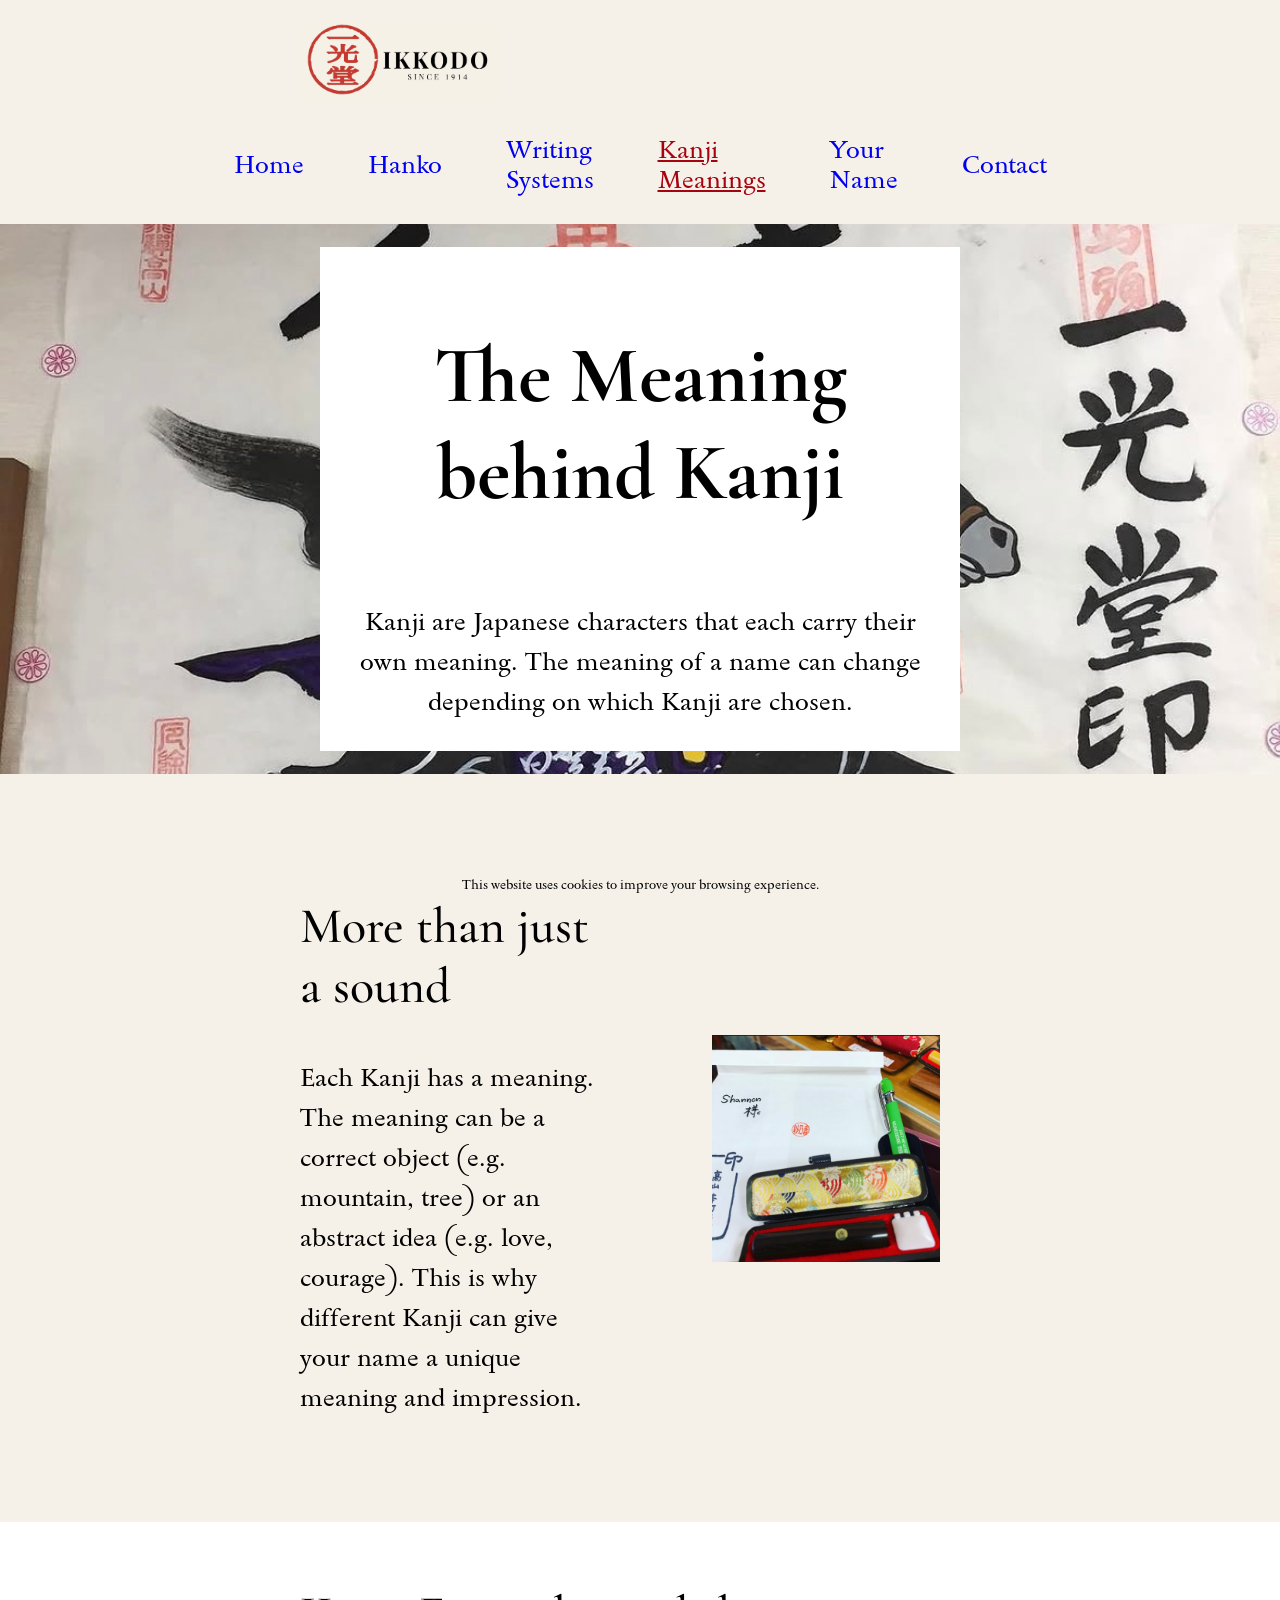
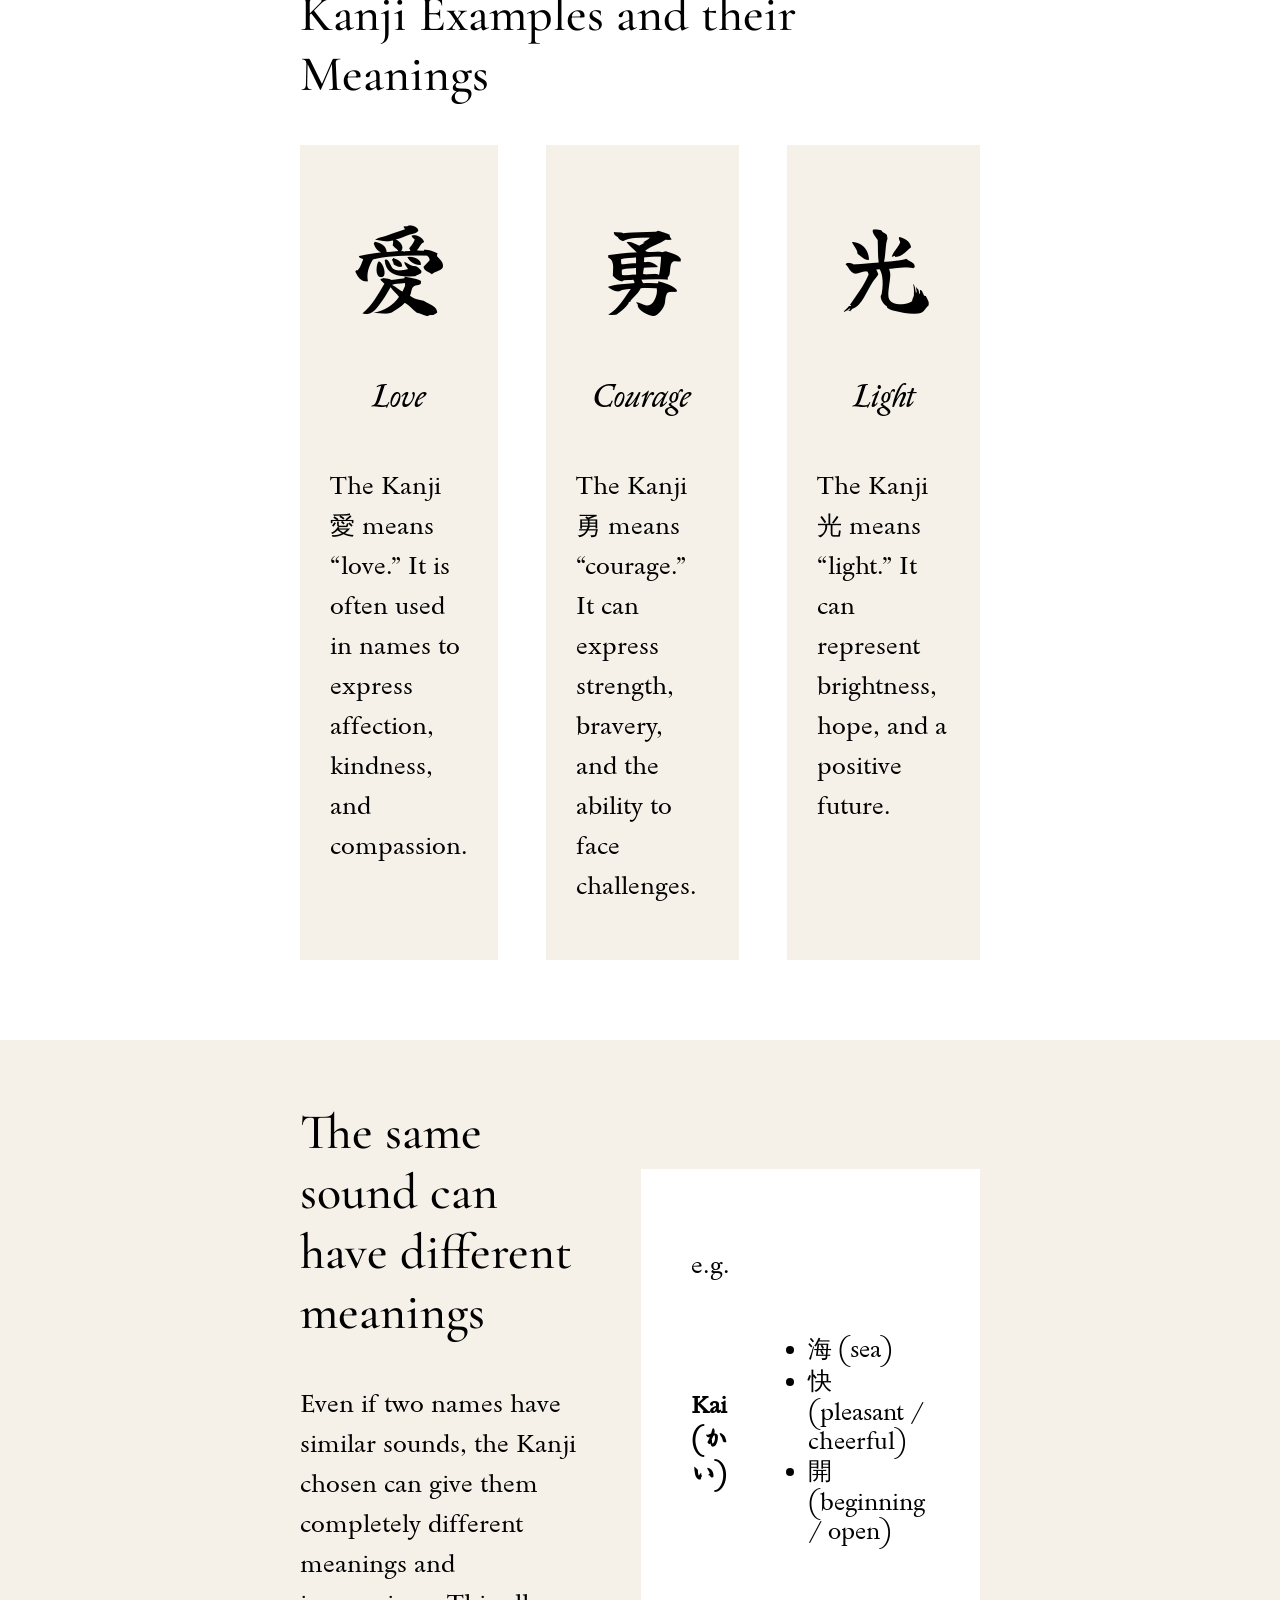
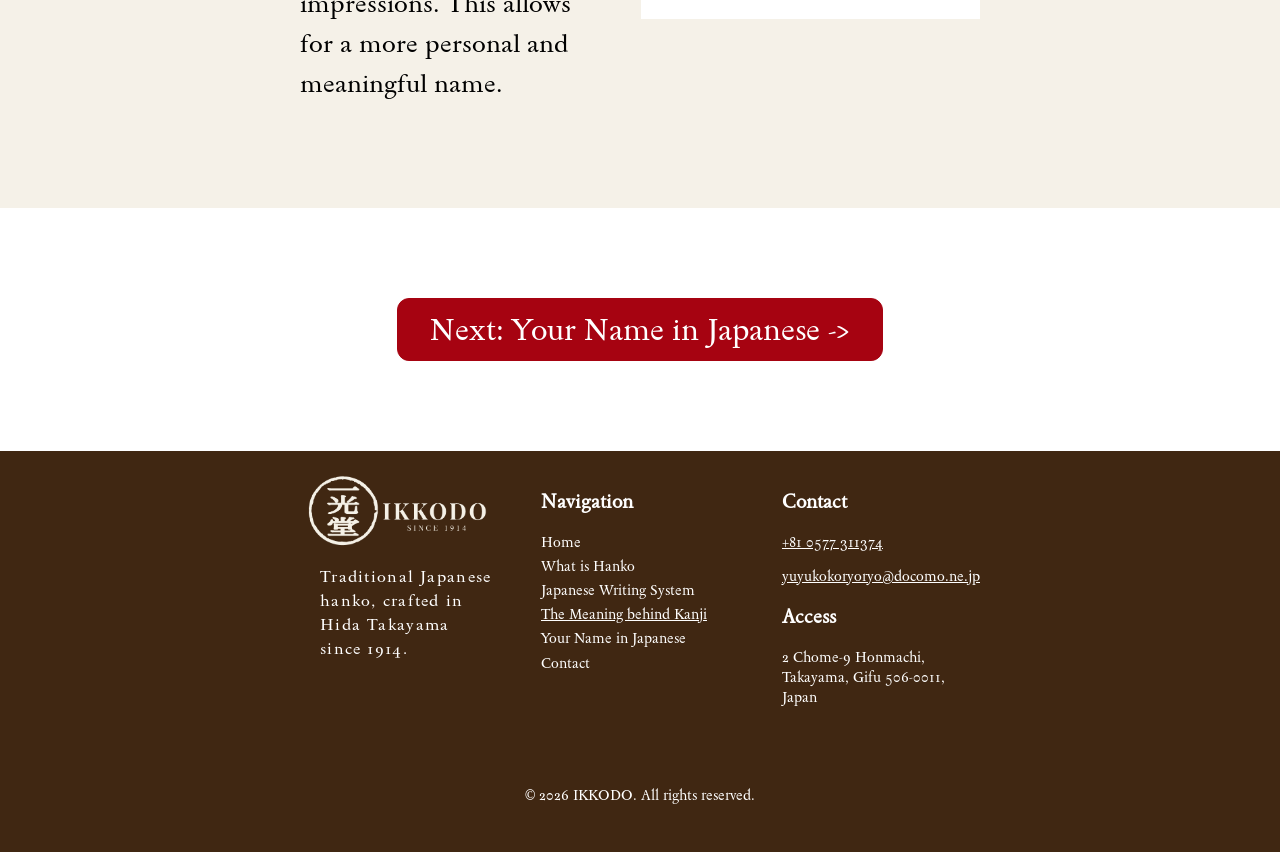
<file: detail-page3.html>
<!DOCTYPE html>
<html lang="en">

<head>
	<meta charset="UTF-8">
	<meta name="viewport" content="width=device-width, initial-scale=1.0">
	<meta name="author" content="Koshiro Morishita">
	<meta name="description"
		content="Discover the meanings behind Japanese Kanji characters and how choosing different Kanji can give a personalized Japanese name a unique meaning.">
	<meta name="keywords" content="hanko, Japanese seal, Takayama, personalized souvenir, Kanji">
	<title>The Meaning behind Kanji</title>
	<link rel="stylesheet" type="text/css" href="css/style.css">
	<link rel="icon" type="image/png" href="img/Ikkodo-favicon.png">
</head>

<body>


	<header class="site-header">

		<a class="site-logo" href="index.html">

			<img class="site-logo" src="img/Ikkodo-Logo.png" alt="IKKODO logo" title="IKKODO">
		</a>

		<nav class="desktop-navigation">

			<a href="index.html">Home</a>
			<a href="detail-page1.html">Hanko</a>
			<a href="detail-page2.html">Writing Systems</a>
			<a href="detail-page3.html" class="current-page">Kanji Meanings</a>
			<a href="detail-page4.html">Your Name</a>
			<a href="contact-page.html">Contact</a>
		</nav>

		<nav class="mobile-navigation">

			<a href="index.html">Home</a>

			<details class="mobile-menu">

				<summary>Learn <span class="menu-arrow">▼</span></summary>

				<ul class="mobile-menu-list">

					<li>
						<a href="detail-page1.html">What is Hanko</a>
					</li>

					<li>
						<a href="detail-page2.html">Japanese Writing System</a>
					</li>

					<li>
						<a href="detail-page3.html" class="current-page">The Meaning behind Kanji</a>
					</li>

					<li>
						<a href="detail-page4.html">Your Name in Japanese</a>
					</li>

				</ul>

			</details>

			<a href="contact-page.html">Contact</a>

		</nav>

	</header>



	<main>
		<section class="detail3-hero">

			<img src="img/ema-ikkodo.jpg" alt="japanese traditional art on which  horse and some kanjis" title="Ema">

			<section class="detail3-hero-title">
				<h1>The Meaning behind Kanji</h1>

				<p>
					Kanji are Japanese characters that each carry their own meaning. The meaning of a name can change
					depending on which Kanji are chosen.
				</p>
			</section>

		</section>


		<section class="shanon-section">

			<section class="shanon-text">

				<h2>More than just a sound</h2>

				<p>
					Each Kanji has a meaning. The meaning can be a correct object
					(e.g. mountain, tree) or an abstract idea (e.g. love, courage).
					This is why different Kanji can give your name a unique meaning
					and impression.
				</p>

			</section>

			<figure class="shanon-figure">
				<img src="img/shannon.jpg" alt="A Personalized hanko set and its hanko impression written in Kanji"
					title="Kanji Hanko Example">
			</figure>

		</section>


		<section class="kanji-examples-section">

			<h2>Kanji Examples and their Meanings</h2>

			<section class="three-cards">

				<article class="example-card">
					<p class="kanji-character">愛</p>
					<h3><em>Love</em></h3>

					<p>
						The Kanji 愛 means “love.” It is often used in names to express affection, kindness, and
						compassion. 
					</p>
				</article>

				<article class="example-card">
					<p class="kanji-character">勇</p>
					<h3><em>Courage</em></h3>

					<p>
						The Kanji 勇 means “courage.” It can express
						strength, bravery, and the ability to face challenges.
					</p>
				</article>


				<article class="example-card">
					<p class="kanji-character">光</p>
					<h3><em>Light</em></h3>

					<p>
						The Kanji 光 means “light.” It can represent
						brightness, hope, and a positive future.
					</p>

				</article>

			</section>

		</section>


		<section class="same-sound-section">

			<section class="same-sound-text">
				<h2>The same sound can have different meanings</h2>

				<p>
					Even if two names have similar sounds, the Kanji chosen can give
					them completely different meanings and impressions. This allows
					for a more personal and meaningful name.
				</p>
			</section>

			<section class="name-example">

				<p>e.g.</p>

				<section class="name-example-content">
					<h3>Kai (<span class="kai-hiragana">かい</span>)</h3>

					<ul>
						<li>海 (sea)</li>
						<li>快 (pleasant / cheerful)</li>
						<li>開 (beginning / open)</li>
					</ul>
				</section>

			</section>

		</section>


		<section class="detail3-CTA-section">

			<a class="CTA-button" href="detail-page4.html">
				Next: Your Name in Japanese ->
			</a>

		</section>

	</main>


	<footer class="site-footer">

		<section class="footer-brand">
			<a class="site-logo" href="index.html">

				<img class="site-logo" src="img/footer-logo.png" alt="IKKODO logo" title="IKKODO">
			</a>
			<p>Traditional Japanese hanko, crafted in Hida Takayama since 1914.</p>
		</section>

		<section class="footer-navigation">

			<h3>Navigation</h3>

			<nav>
				<ul>
					<li><a href="index.html">Home</a></li>
					<li><a href="detail-page1.html">What is Hanko</a></li>
					<li><a href="detail-page2.html">Japanese Writing System</a></li>
					<li class="current-page"><a href="detail-page3.html">The Meaning behind Kanji</a></li>
					<li><a href="detail-page4.html">Your Name in Japanese</a></li>
					<li><a href="contact-page.html">Contact</a></li>
				</ul>
			</nav>

		</section>

		<section class="footer-contact">

			<h3>Contact</h3>

			<p>
				<a href="tel:+81577320605">+81 0577 311374</a>
			</p>

			<p>
				<a href="mailto:info@example.com">yuyukokoryoryo@docomo.ne.jp</a>
			</p>

			<h3>Access</h3>

			<p>
				2 Chome-9 Honmachi, Takayama, Gifu 506-0011, Japan
			</p>

		</section>

		<p class="copyright">
			&copy; 2026 IKKODO. All rights reserved.
		</p>

	</footer>

	<aside class="cookie-message">
		<p>
			This website uses cookies to improve
			your browsing experience.
		</p>
	</aside>
</body>
</html>
</file>
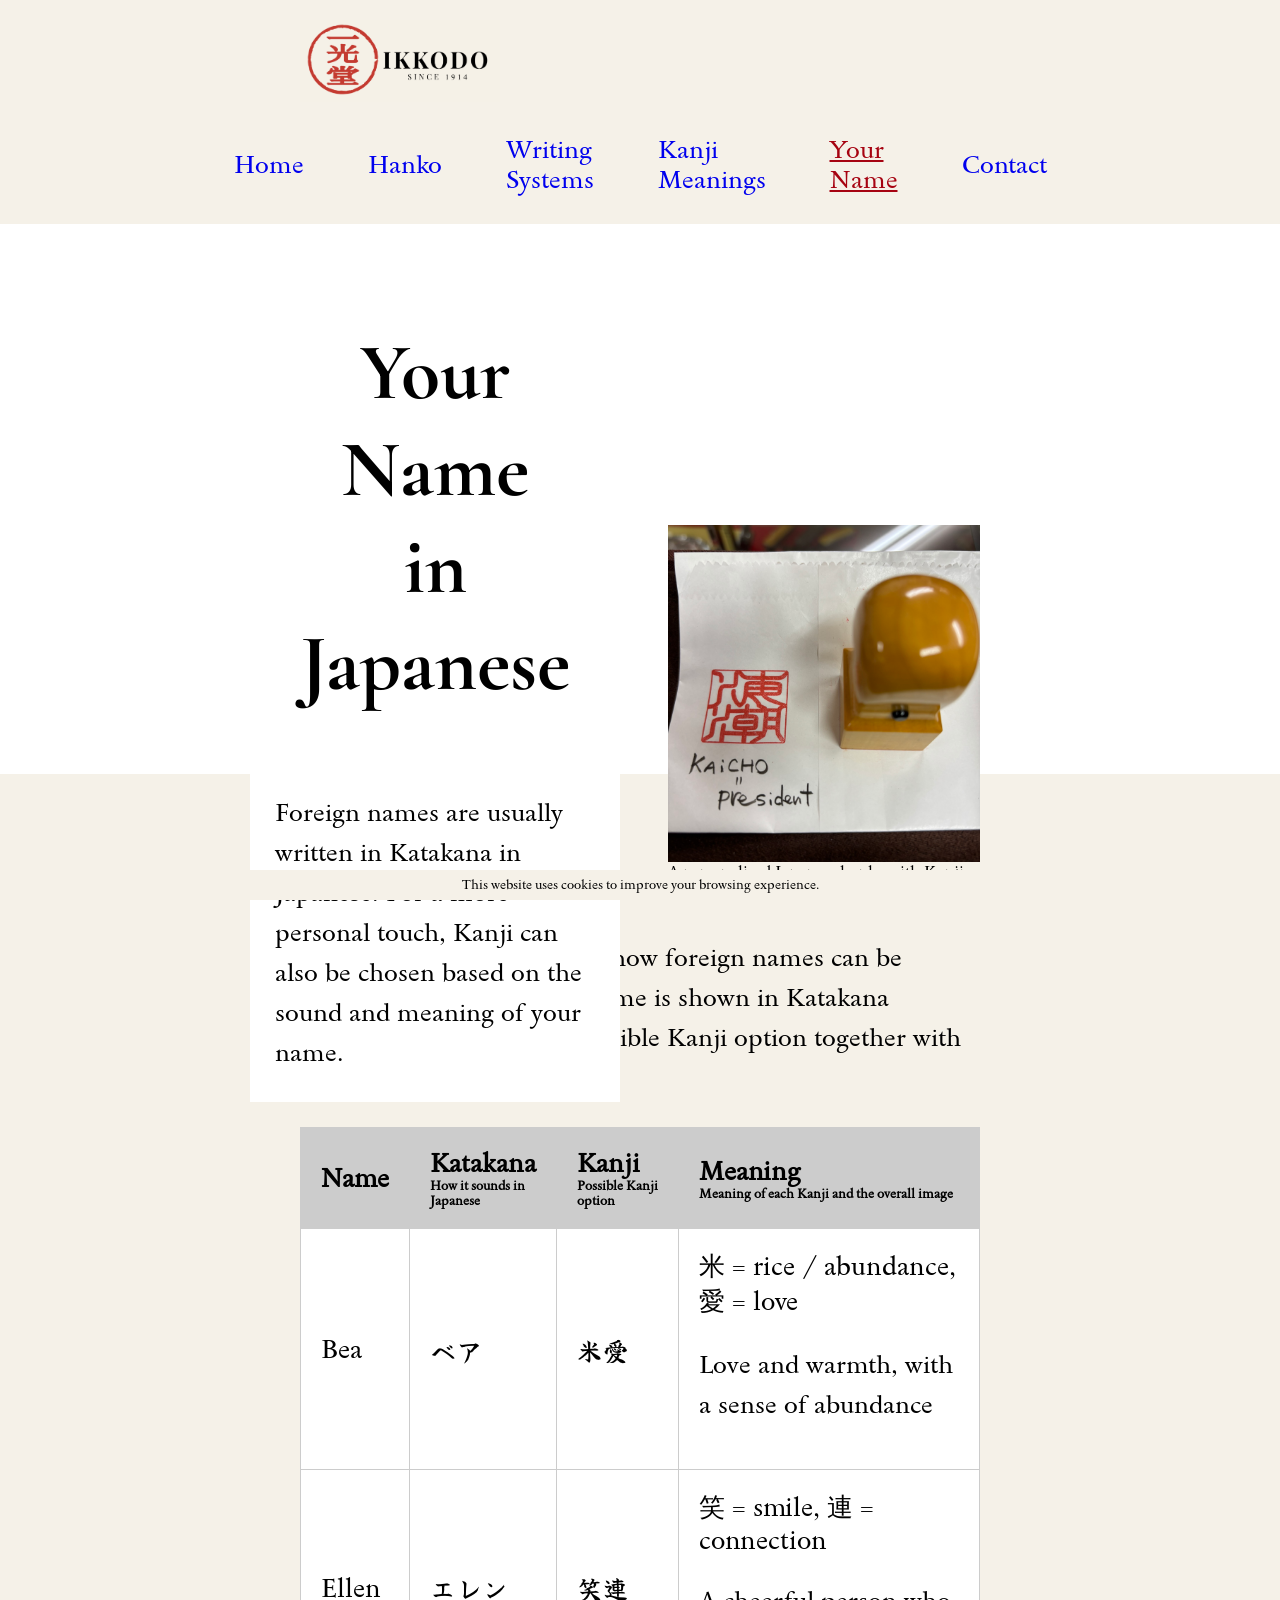
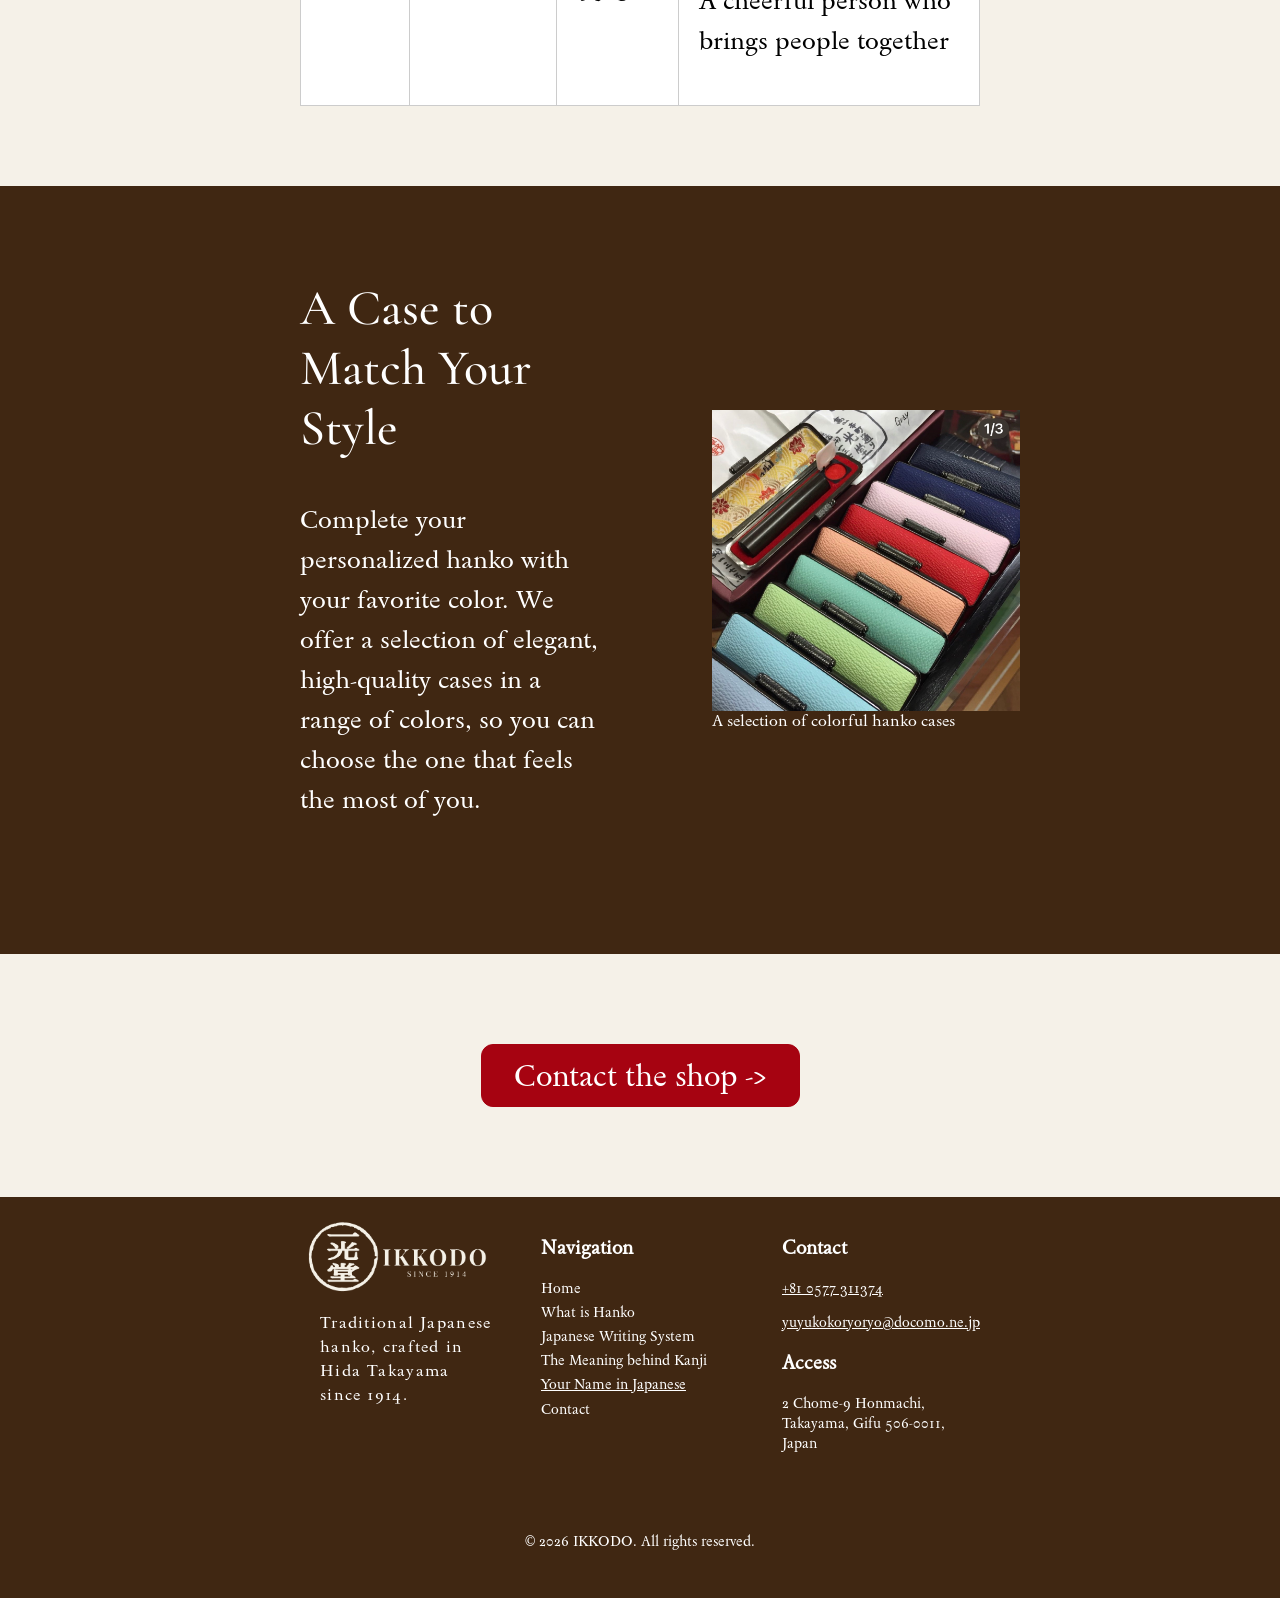
<file: detail-page4.html>
<!DOCTYPE html>
<html lang="en">

<head>
	<meta charset="UTF-8">
	<meta name="viewport" content="width=device-width, initial-scale=1.0">
	<meta name="author" content="Koshiro Morishita">
	<meta name="description"
		content="Learn how foreign names can be written in Japanese Katakana and Kanji, and discover how IKKODO creates personalized hanko with meaningful Japanese characters.">
	<meta name="keywords" content="hanko, Japanese seal, Takayama, personalized souvenir, Kanji">
	<title>Your Name in Japanese</title>
	<link rel="stylesheet" type="text/css" href="css/style.css">
	<link rel="icon" type="image/png" href="img/Ikkodo-favicon.png">
</head>


<body>

	<header class="site-header">

		<a class="site-logo" href="index.html">

			<img class="site-logo" src="img/Ikkodo-Logo.png" alt="IKKODO logo" title="IKKODO">
		</a>

		<nav class="desktop-navigation">

			<a href="index.html">Home</a>
			<a href="detail-page1.html">Hanko</a>
			<a href="detail-page2.html">Writing Systems</a>
			<a href="detail-page3.html">Kanji Meanings</a>
			<a href="detail-page4.html" class="current-page">Your Name</a>
			<a href="contact-page.html">Contact</a>

		</nav>

		<nav class="mobile-navigation">

			<a href="index.html">Home</a>

			<details class="mobile-menu">

				<summary>Learn <span class="menu-arrow">▼</span></summary>

				<ul class="mobile-menu-list">

					<li>
						<a href="detail-page1.html">What is Hanko</a>
					</li>

					<li>
						<a href="detail-page2.html">Japanese Writing System</a>
					</li>

					<li>
						<a href="detail-page3.html">The Meaning behind Kanji</a>
					</li>

					<li>
						<a href="detail-page4.html" class="current-page">Your Name in Japanese</a>
					</li>

				</ul>

			</details>

			<a href="contact-page.html">Contact</a>

		</nav>

	</header>

	<main>
		<section class="detail4-hero">

			<section class="detail4-hero-title">

				<h1>Your Name
					<span>in Japanese</span>
				</h1>

				<p>
					Foreign names are usually written in Katakana in Japanese.
					For a more personal touch, Kanji can also be chosen based on
					the sound and meaning of your name.
				</p>

			</section>

			<figure class="detail4-hero-figure">

				<img src="img/kaicho.jpg"
					alt="Personalized Japanese hanko with its impression 'Kaicho' written in Kanji"
					title="A Personalized Japanese Hanko example">

				<figcaption class="image-caption">
					A personalized Japanese hanko with Kanji
				</figcaption>

			</figure>

		</section>



		<section class="name-examples-section">

			<h2>Name Examples</h2>

			<p>
				Here are some examples of how foreign names can be written in Japanese.
				Each name is shown in Katakana (phonetic script) with a possible Kanji
				option together with their meanings.
			</p>

			<section class="table-scroll">

				<table class="name-examples-table">

					<tr class="table-header">
						<th class="name-column">Name</th>

						<th class="katakana-column">
							Katakana
							<span>How it sounds in Japanese</span>
						</th>

						<th class="kanji-column">
							Kanji
							<span>Possible Kanji option</span>
						</th>

						<th class="meaning-column">
							Meaning
							<span>Meaning of each Kanji and the overall image</span>
						</th>
					</tr>

					<tr>
						<td>
							Bea
						</td>

						<td class="bea-katakana">
							ベア
						</td>

						<td class="bea-kanji">
							米愛
						</td>

						<td>
							米 = rice / abundance, 愛 = love
							<p>Love and warmth, with a sense of abundance</p>
						</td>
					</tr>

					<tr>
						<td>
							Ellen
						</td>

						<td class="ellen-katakana">
							エレン
						</td>

						<td class="ellen-kanji">
							笑連
						</td>

						<td class="meaning-cell">
							笑 = smile, 連 = connection
							<p>A cheerful person who brings people together</p>
						</td>
					</tr>

				</table>
			</section>

		</section>

		<section class="case-section">

			<section class="case-text">

				<h2>A Case to Match Your Style</h2>

				<p>
					Complete your personalized hanko with your favorite color.
					We offer a selection of elegant, high-quality cases in a range
					of colors, so you can choose the one that feels the most of you.
				</p>

			</section>

			<figure class="case-figure">

				<img src="img/cases.JPG" alt="Colorful Japanese hanko cases" title="Japanese Hanko Cases">

				<figcaption class="image-caption">
					A selection of colorful hanko cases
				</figcaption>

			</figure>

		</section>

		<section class="CTA-section">

			<a class="CTA-button" href="contact-page.html">
				Contact the shop ->
			</a>

		</section>

	</main>


	<footer class="site-footer">

		<section class="footer-brand">
			<a class="site-logo" href="index.html">

				<img class="site-logo" src="img/footer-logo.png" alt="IKKODO logo" title="IKKODO">
			</a>
			<p>Traditional Japanese hanko, crafted in Hida Takayama since 1914.</p>
		</section>

		<section class="footer-navigation">
			<section class="footer-navigation">

				<h3>Navigation</h3>

				<nav>
					<ul>
						<li><a href="index.html">Home</a></li>
						<li><a href="detail-page1.html">What is Hanko</a></li>
						<li><a href="detail-page2.html">Japanese Writing System</a></li>
						<li><a href="detail-page3.html">The Meaning behind Kanji</a></li>
						<li class="current-page"><a href="detail-page4.html">Your Name in Japanese</a></li>
						<li><a href="contact-page.html">Contact</a></li>
					</ul>
				</nav>

			</section>
		</section>

		<section class="footer-contact">

			<h3>Contact</h3>

			<p>
				<a href="tel:+81577320605">+81 0577 311374</a>
			</p>

			<p>
				<a href="mailto:info@example.com">yuyukokoryoryo@docomo.ne.jp</a>
			</p>

			<h3>Access</h3>

			<p>
				2 Chome-9 Honmachi, Takayama, Gifu 506-0011, Japan
			</p>

		</section>

		<p class="copyright">
			&copy; 2026 IKKODO. All rights reserved.
		</p>

	</footer>

	<aside class="cookie-message">
		<p>
			This website uses cookies to improve
			your browsing experience.
		</p>
	</aside>
</body>
</html>
</file>
<file: css/style.css>
@import url('https://fonts.googleapis.com/css2?family=Cormorant+Garamond&family=Sedan&family=Yuji+Syuku&display=swap');


/* ------------ common throughout the site -------------------------*/

.site-header,
.site-footer {
	padding-top: 20px;
	padding-left: 300px;
	padding-right: 300px;
	padding-bottom: 30px;
	box-sizing: border-box;
}

main>section {
	padding-top: 80px;
	padding-left: 300px;
	padding-right: 300px;
	padding-bottom: 80px;
	box-sizing: border-box;
}

.hero-title,
.detail1-hero-title,
.detail2-hero-title,
.detail3-hero-title,
.detail4-hero-title,
.contact-hero-title {
	background-color: white;
	max-width: 600px;
	padding-top: 0px;
	padding-left: 25px;
	padding-right: 25px;
	padding-bottom: 5px;
	text-align: center;
}


.CTA-section {
	background-color: #F5F1E8;
	display: flex;
	justify-content: center;
	padding-top: 90px;
	padding-bottom: 90px;

}

.CTA-button {
	display: inline-block;
	padding: 12px 32px;
	border-width: 1px;
	border-style: solid;
	border-color: #A60311;
	border-radius: 12px;
	background-color: #A60311;
	color: white;
	text-decoration: none;
	font-size: 30px;
}

.CTA-button:hover {
	background-color: #7F020D;
	border-color: #7F020D;
}

.cookie-message {
	position: fixed;
	bottom: 0;
	left: 0;
	width: 100%;
	background-color: #F5F1E8;
	z-index: 9999;
	text-align: center;
	padding: 5px;
	box-sizing: border-box;
}

.cookie-message p {
	font-size: 0.8rem;
	margin: 0;
}


/* -------------- common fonts throughout the site ------------------*/

h1 {
	font-family: "Cormorant Garamond", serif;
	font-size: 80px;
	font-weight: 700;
}

h2 {
	font-family: "Cormorant Garamond", serif;
	font-size: 50px;
	font-weight: 500;
}

body {
	font-family: "Sedan", serif;
	margin: 0;
}

p {
	font-size: 25px;
	line-height: 1.6;
}

img {
	display: block;
	max-width: 100%;
	height: auto;
}



/*------------- Header section -------------*/

.site-header {
	margin: 0 auto;
	background-color: #F5F1E8;
	width: 100%;
	z-index: 10;

}

.site-logo {
	width: 200px;
	max-width: 100%;
	height: auto;
}

.desktop-navigation {
	display: flex;
	justify-content: center;
	align-items: center;
	gap: 4rem;
	width: 100%;
	margin-top: 2rem;
}

.mobile-navigation {
	display: none;
}

.desktop-navigation>a {
	font-size: 25px;
	text-decoration: none;
}

.desktop-navigation>a.current-page {
	color: #A60311;
	text-decoration: underline;
}

.desktop-navigation>a:hover {
	text-decoration: underline;
	color: #A60311;
}

.desktop-navigation>a:active {
	color: #7F020D;
}



@media (max-width: 768px) {

	.desktop-navigation {
		display: none;
	}

	.site-header {
		display: flex;
		flex-direction: column;
		align-items: center;
		padding: 12px 0 0;
	}

	.site-header>.site-logo {
		align-self: flex-start;
		margin-left: 20px;
	}

	.mobile-navigation {
		display: flex;
		justify-content: center;
		align-items: center;
		gap: 12px;

		width: 100%;
		margin-top: 10px;
		padding-bottom: 15px;

		position: relative;
	}

	.mobile-navigation>a {
		color: black;
		text-decoration: none;
		font-size: 1rem;
	}

	.mobile-navigation>a.current-page {
		color: #A60311;
		text-decoration: underline;
	}

	.mobile-menu summary {
		cursor: pointer;
		list-style: none;
		font-size: 1rem;
	}

	.menu-arrow {
		font-size: 0.7em;
	}

	.mobile-menu-list {
		position: absolute;
		left: 0;
		top: 100%;
		width: 100%;
		box-sizing: border-box;
		list-style: none;
		margin: 0;
		padding: 40px 20px;
		background-color: #402712;
		text-align: center;
		z-index: 101;
	}

	.mobile-menu-list li {
		margin-bottom: 25px;
	}

	.mobile-menu-list a {
		color: white;
		text-decoration: none;
	}

	.mobile-navigation .current-page {
		text-decoration: underline;
	}



}


/*--------------- Footer ------------------------*/


.site-footer {
	display: grid;
	grid-template-columns: repeat(3, 1fr);
	gap: 3rem;
	background-color: #402712;
	color: white;
}



.footer-brand img {
	width: 200px;
	height: auto;
}

.footer-brand p {
	max-width: 260px;
	font-size: medium;
	margin-left: 20px;
	font-size: 1rem;
	font-weight: 400;
	line-height: 1.5;
	letter-spacing: 0.08em;
	word-spacing: 0.05em;
}

.footer-navigation,
.footer-contact {
	font-size: 1rem;
}

.footer-navigation a,
.footer-contact a,
.footer-contact p {
	font-size: 0.9rem;
	line-height: 1.4;
}

.footer-navigation ul {
	list-style: none;
	padding: 0;
}

.footer-navigation li {
	margin-bottom: 4px;
}

.footer-navigation a {
	color: white;
	text-decoration: none;
}

.footer-navigation a:hover {
	text-decoration: underline;
}

.footer-navigation .current-page {
	text-decoration: underline;
}

.footer-contact a {
	color: white;
	text-decoration: underline;
}

.copyright {
	grid-column: 1 / 4;
	text-align: center;
	font-size: 0.9rem;

}


@media (max-width: 768px) {

	main>section {
		padding-left: 20px;
		padding-right: 20px;
	}

	h1 {
		font-size: 3rem;
	}

	h2 {
		font-size: 2rem;
	}

	p {
		font-size: 1rem;
	}

	.site-footer {
		padding-left: 20px;
		padding-right: 20px;
		grid-template-columns: 1fr;
	}

	.copyright {
		grid-column: 1;
	}




	.desktop-navigation {
		display: none;
	}

	.mobile-navigation {
		display: flex;
		align-items: center;
		gap: 10px;
	}

	.site-header {
		display: flex;
		justify-content: space-between;
		align-items: center;
		padding: 12px 20px;
	}

}



/* --------------- HP Hero Section -----------------------*/

.hero {
	display: grid;
	grid-template-columns: 1fr 1fr;
	align-items: center;
	gap: 4rem;
	padding: 58px 24px 64px;
}

.hero-title {
	justify-self: center;
	width: 100%;
	max-width: 450px;
	padding-left: 300px;
	transform: translateY(-30px);

}

.your-hanko {
	display: block;
}

.hero-subtitle {
	font-size: 25px;
	line-height: 1.6;

}

.hero-figure {
	justify-self: start;
	width: 100%;
	max-width: 500px;
}

.hero-figure img {
	width: 100%;
	aspect-ratio: 1.25 / 1;
	object-fit: cover
}




/*  ---------------HP First Section-----------------*/

.first-section {
	display: grid;
	grid-template-columns: 1fr 1fr;
	align-items: center;
	gap: 4rem;
	padding: 58px 24px 64px;
	background-color: #F5F1E8;
}

.first-section-title {
	justify-self: start;
	width: 100%;
	max-width: 500px;
}

.first-section-figure {
	justify-self: end;
	width: 100%;
	max-width: 400px;

}

.first-section-figure img {
	width: 100%;
	height: auto;
}


/*  ------------HP second Section----------------*/

.second-section {
	display: grid;
	grid-template-columns: 1fr 1fr;
	align-items: center;
	gap: 4rem;
	padding: 58px 24px 64px;
	background-color: #402712;

}

.second-section-title {
	justify-self: start;
	width: 100%;
	max-width: 500px;
	color: white;

}

.second-section-figure {
	justify-self: end;
	width: 100%;
	max-width: 400px;
	color: white;
}

.second-section-figure img {
	width: 100%;
	height: auto;
}


/* -----------------HP third Section----------------*/

.third-section {
	display: grid;
	grid-template-columns: 1fr 1fr;
	align-items: center;
	gap: 4rem;
	padding: 58px 24px 64px;
	background-color: #F5F1E8;

}

.third-section-title {
	justify-self: start;
	width: 100%;
	max-width: 500px;
	color: black;

}

.third-section-figure {
	justify-self: end;
	width: 100%;
	max-width: 400px;
	color: black;
}

.third-section-figure img {
	width: 100%;
	height: auto;
}


/*  --------------HP discover Section-----------------*/


.discover-section {
	padding: 20px 300px 70px;
	text-align: center;
}

.discover-cards {
	display: grid;
	grid-template-columns: repeat(4, 1fr);
	gap: 2rem;
}

.discover-card {
	text-align: center;
}

.discover-card>a {
	text-decoration: none;
	color: black;
}

.discover-card h3 {
	text-decoration: underline;
}

.discover-card img {
	width: 150px;
	height: 150px;
	object-fit: cover;
	border-radius: 50%;
}



/*  ===========HP mobile============*/


@media (max-width: 768px) {

	/* ----------Homepage Mobile ------------- */

	.hero,
	.first-section,
	.second-section,
	.third-section {
		grid-template-columns: 1fr;
		gap: 2rem;
		padding-left: 30px;
		padding-right: 30px;
		padding-top: 50px;
		padding-bottom: 50px;
	}


	/* --------- Homepage Mobile Hero ------------ */

	.hero {
		padding-top: 20px;
	}

	.hero-title {
		padding-left: 0;
		transform: none;
		max-width: 100%;
		justify-self: center;
	}

	.hero-figure {
		width: 100%;
		max-width: 100%;
		margin: 0;
	}


	/* ---------- Homepage Mobile Sections-------------*/

	.first-section-title,
	.second-section-title,
	.third-section-title {
		order: 1;
		max-width: 100%;
	}

	.first-section-figure,
	.second-section-figure,
	.third-section-figure {
		order: 2;
		width: 100%;
		max-width: 100%;
		margin: 0;
	}


	/* ---------- Homepage Mobile Discover More------------ */

	.discover-section {
		padding: 50px 50px;
	}

	.discover-cards {
		grid-template-columns: repeat(2, 1fr);
		gap: 1rem 1rem;
		max-width: 700px;
	}

	.discover-card figure {
		margin: 0;
	}

	.discover-card img {
		width: 100px;
		height: 100px;
		margin: 0 auto;
		aspect-ratio: 1 / 1;
		border-radius: 50%;
		object-fit: cover;
	}

}


/*---------- Detail Page 1 ---------*/

/*----------- DetailPage1 Hero ---------------*/


.detail1-hero {
	position: relative;
	height: 550px;
	padding: 0%;
	overflow: hidden;
}

.detail1-hero img {
	object-fit: cover;
	width: 100%;
	max-width: none;
	height: 100%;
	object-fit: cover;
	transform: scale(1.3) translateX(8%);
}

.detail1-hero-title {
	position: absolute;
	top: 50%;
	left: 300px;
	transform: translateY(-50%);
	background-color: white;
	max-width: 500px;
	text-align: left;
}

.detail1-hero-title p{
	text-indent: 0.5em;
}


/*----------- DetailPage1 History -----------*/


.history-section {
	display: grid;
	grid-template-columns: 1fr 1fr;
	align-items: center;
	gap: 4rem;
	padding: 60px 80px;
	background-color: #F5F1E8;
}

.history-section-title {
	justify-self: end;
	width: 100%;
	max-width: 500px;
}

.history-section-title p{
	text-indent: 0.5em;
}


.history-section-figure {
	justify-self: start;
	width: 100%;
	max-width: 400px;
}

.history-section-figure img {
	width: 100%;
	height: auto;
}

/*----------- DetailPage1 Types and Usage -------------*/

.types-section {
	background-color: white;
}

.types-section>p {
	max-width: 600px;
}

.types-content {
	display: grid;
	grid-template-columns: 1fr 1fr;
	align-items: center;
	gap: 4rem;
	margin-top: 30px;
}

.types-content table {
	width: 100%;
	border-collapse: collapse;
	font-size: 1.2rem;
}

.types-content th,
.types-content td {
	border: 1px solid #402712;
	padding: 16px;
	text-align: left;
}


.types-figure {
	width: 100%;
	max-width: 500px;
	margin: 0;
}

.types-figure img {
	width: 100%;
	height: auto;
}




/* -------- Detail Page 1 Mobile ------------ */

@media (max-width: 768px) {

	.detail1-hero {
		display: flex;
		flex-direction: column;
		height: auto;
		padding: 0;
	}

	.detail1-hero-title {
		position: static;
		order: 1;
		transform: none;
		max-width: none;
		padding: 40px 25px;
		box-sizing: border-box;
	}

	.detail1-hero-title h1 {
		font-size: 2.5rem;
		text-align: center;
	}

	.detail1-hero img {
		order: 2;
		width: 100%;
		height: 250px;
		object-fit: cover;
		transform: none;
	}

	.history-section {
		grid-template-columns: 1fr;
		gap: 2rem;
		padding: 50px 30px;
	}

	.history-section-title,
	.history-section-figure {
		width: 100%;
		max-width: none;
		margin: 0;
	}

	.history-section-figure img {
		width: 100%;
		height: auto;
	}


	.types-section {
		padding: 50px 25px;
	}

	.types-content {
		grid-template-columns: 1fr;
		gap: 2rem;
	}

	.types-content table {
		width: 100%;
		font-size: 0.9rem;
	}

	.types-content th,
	.types-content td {
		padding: 8px;
	}

	.types-content td ul {
		padding-left: 18px;
	}

	.types-figure {
		margin: 0;
		max-width: none;
	}


	.CTA-section {
		padding: 50px 20px;
	}

	.CTA-button {
		font-size: 1rem;
		text-align: center;
	}
}





/*---------- DetailPage2-----------*/


/*----------- DetailPage2 Hero ------------*/

.detail2-hero {
	position: relative;
	height: 550px;
	padding: 0%;
}

.detail2-hero img {
	width: 100%;
	height: 100%;
	object-fit: cover;
}

.detail2-hero-title {
	position: absolute;
	top: 50%;
	left: 50%;
	transform: translate(-50%, -50%);
}

.detail2-hero-title h1 {
	text-align: center;
}




/*---------- DetailPage2 Cards ------------*/

.writing-systems-section {
	display: grid;
	grid-template-columns: repeat(3, 1fr);
	gap: 3rem;
}

.writing-card {
	background-color: #F5F1E8;
	padding: 30px;
	text-align: center;
}

.writing-card img {
	width: 180px;
	height: 120px;
	object-fit: contain;
	margin: 0 auto;
}

/*-------------DetailPage2 Comparison ----------------*/

.comparison-section {
	padding-top: 40px;
	padding-bottom: 60px;
}

.comparison-content {
	display: grid;
	grid-template-columns: 2fr 1fr;
	gap: 4rem;
	align-items: start;
	margin-top: 30px;
}


.comparison-content table {
	width: 100%;
	border-collapse: collapse;
	font-size: 1.2rem;
}

.comparison-content th,
.comparison-content td {
	border: none;
	padding: 14px 8px;
	text-align: left;
	vertical-align: middle;
	font-weight: 400;
}


td span {
	display: block;
}


.comparison-figure {
	display: flex;
	flex-direction: column;
	gap: 10px;
	margin: 0;
}

.comparison-figure img {
	width: 100%;
	height: 110px;
	object-fit: cover;
}


.hiragana-image {
	object-position: center;
}

.img2-cropped {
	height: 110px;
	overflow: hidden;
}

.katakana-image {
	width: 100%;
	height: 100%;
	object-fit: cover;
	object-position: center 66%;
	transform: scale(1.0);
}


.kanji-image {
	object-position: center;
}


/* ---------Detail Page 2 Mobile ----------- */

@media (max-width: 768px) {


	.detail2-hero {
		display: flex;
		flex-direction: column-reverse;
		height: auto;
		padding: 0;
	}

	.detail2-hero-title {
		position: static;
		transform: none;
		width: 100%;
		max-width: none;
		padding: 40px 30px;
		box-sizing: border-box;
		text-align: left;
	}

	.detail2-hero-title h1 {
		font-size: 2.5rem;
		text-align: left;
	}

	.detail2-hero img {
		width: 100%;
		height: 250px;
		object-fit: cover;
	}


	.writing-systems-section {
		grid-template-columns: 1fr;
		gap: 1rem;
		padding: 60px 25px;
	}

	.writing-card {
		padding: 25px;
	}

	.writing-card img {
		max-width: 100%;
		margin: 0 auto;
	}

	.writing-card .CTA-button {
		font-size: 1rem;
		padding: 12px 20px;
	}


	.comparison-section {
		padding-top: 0px;
		padding-bottom: 30px;
	}

	.comparison-content {
		grid-template-columns: 1fr;
		gap: 2rem;
	}

	.comparison-content table {
		width: 100%;
		font-size: 0.85rem;
		table-layout: fixed;
	}

	.comparison-content th,
	.comparison-content td {
		padding: 8px 5px;
		overflow-wrap: break-word;
	}

	.comparison-figure {
		width: 100%;
		margin: 0;
	}

	.comparison-figure img {
		width: 100%;
		height: 110px;
		object-fit: cover;
	}


}




/*------------ DetailPage3-------------*/


/*------------ DetailPage3 Hero -------------*/

.detail3-hero {
	position: relative;
	height: 550px;
	padding: 0%;
}

.detail3-hero img {
	width: 100%;
	height: 100%;
	object-fit: cover;
}

.detail3-hero-title {
	position: absolute;
	top: 50%;
	left: 50%;
	transform: translate(-50%, -50%);
}


/*----------- DetailPage3 Shanon-section -------------*/

.shanon-section {
	display: grid;
	grid-template-columns: 1fr 1fr;
	align-items: center;
	gap: 4rem;
	background-color: #F5F1E8;
}

/*------------ DetailPage3 kanji-example-section -------------*/

.kanji-examples-section {
	padding-top: 20px;
}

.three-cards {
	display: grid;
	grid-template-columns: repeat(3, 1fr);
	gap: 3rem;
}

.example-card {
	background-color: #F5F1E8;
	padding: 30px;
}

.kanji-character {
	font-family: "Yuji Syuku", serif;
	font-size: 100px;
	text-align: center;
	margin-top: 10px;
	margin-bottom: 20px;
}

.example-card h3 {
	font-size: 2rem;
	text-align: center;
	font-weight: 400;
	margin-bottom: 50px;
}

/*------------- DetailPage3 same-meaning-section --------------*/


.same-sound-section {
	display: grid;
	grid-template-columns: 0.9fr 1.1fr;
	gap: 4rem;
	align-items: center;
	background-color: #F5F1E8;
	padding-top: 20px;

}

.name-example {
	background-color: white;
	padding: 50px;
}

.name-example-content {
	display: grid;
	grid-template-columns: 0.9fr 2.1fr;
	gap: 2rem;
	align-items: center;
}

.name-example-content h3 {
	font-size: 1.5em;
}

.name-example-content ul {
	font-size: 1.5em;
}

.kai-hiragana {
	font-family: "Yuji Syuku", serif;

}

/*------------ DetailPage3 CTA-section ----------------*/


.detail3-CTA-section {
	background-color: white;
	display: flex;
	justify-content: center;
	padding-top: 90px;
	padding-bottom: 90px;
}



/* ----------- Detail Page 3 Mobile ----------------- */

@media (max-width: 768px) {


	.detail3-hero {
		display: flex;
		flex-direction: column-reverse;
		height: auto;
		padding: 0;
	}

	.detail3-hero-title {
		position: static;
		transform: none;
		width: 100%;
		max-width: none;
		padding: 40px 30px;
		box-sizing: border-box;
		text-align: left;
	}

	.detail3-hero-title h1 {
		font-size: 2.5rem;
		text-align: left;
	}

	.detail3-hero img {
		width: 100%;
		height: 220px;
		object-fit: cover;
	}


	.shanon-section {
		grid-template-columns: 1fr;
		gap: 2rem;
		padding: 50px 30px;
	}

	.shanon-figure {
		width: 100%;
		margin: 0;
	}

	.shanon-figure img {
		width: 100%;
		height: auto;
	}


	.kanji-examples-section {
		padding: 50px 30px;
	}

	.three-cards {
		grid-template-columns: 1fr;
		gap: 1rem;
		margin-top: 30px;
	}

	.example-card {
		padding: 25px;
	}

	.kanji-character {
		font-size: 75px;
		margin: 0 0 10px;
	}

	.example-card h3 {
		font-size: 1.5rem;
		margin-bottom: 20px;
	}


	.same-sound-section {
		grid-template-columns: 1fr;
		gap: 2rem;
		padding: 50px 25px;
	}

	.name-example {
		padding: 20px;
	}

	.name-example-content {
		grid-template-columns: 1fr 2fr;
		gap: 0.5rem;
		align-items: center;
	}

	.name-example-content h3 {
		font-size: 1rem;
	}

	.name-example-content ul {
		font-size: 1rem;
		padding-left: 18px;
	}

	.detail3-CTA-section {
		padding: 40px 20px;
	}

	.detail3-CTA-section .CTA-button {
		font-size: 1rem;
		text-align: center;
		max-width: 100%;
		box-sizing: border-box;
	}

}


/*-------------- DetailPage4------------*/

/*----------- DetailPage4 Hero-----------*/

.detail4-hero {
	display: grid;
	grid-template-columns: 1fr 1fr;
	gap: 3rem;
	align-items: center;
	height: 550px;
}

.detail4-hero-title {
	transform: translateY(-60px);

}

.detail4-hero-figure {
	transform: translateY(-30px);
}

.detail4-hero-title {
	justify-self: end;
	width: 100%;
	max-width: 500px;
}

.detail4-hero-title h1 {
	text-align: center;
}

.detail4-hero-title p {
	text-align: left;
}

.detail4-hero-title span {
	display: block;
}

.detail4-hero-figure {
	width: 100%;
	max-width: 500px;
	justify-self: end;
	margin: 0;
}

.detail4-hero img {
	width: 100%;
	height: 100%;
	max-height: 400px;
	object-fit: cover;

}


/*----------- DetailPage4 Name examples --------------*/


.name-examples-section {
	background-color: #F5F1E8;
	padding-top: 20px;
}

.name-examples-table {
	width: 100%;
	border-collapse: collapse;
	margin-top: 30px;
	font-size: 1.6rem;
}

.name-column {
	width: 11%;
}

.katakana-column {
	width: 20%;
}

.kanji-column {
	width: 18%;
}

.name-examples-table th,
.name-examples-table td {
	padding: 20px;
	text-align: left;
	border: 1px solid #cccccc;
}

.name-examples-table th {
	background-color: #cccccc;
}

.name-examples-table td {
	background-color: white;
}

.name-examples-table th span {
	display: block;
	font-size: 0.8rem;
}

.bea-katakana,
.bea-kanji,
.ellen-katakana,
.ellen-kanji {
	font-family: "Yuji Syuku", serif;
}


/*------------- DetailPage4 A case ---------------*/

.case-section {
	display: grid;
	grid-template-columns: 1fr 1fr;
	align-items: center;
	gap: 4rem;
	background-color: #402712;
	color: white;
}

.case-text {
	justify-self: end;
	width: 100%;
	max-width: 500px;
	transform: translateY(-30px);
}

.case-figure {
	justify-self: start;
	width: 100%;
	max-width: 450px;
}

.case-figure img {
	width: 100%;
	height: auto;
}





.mobile-label {
	display: none;
}

@media (max-width: 768px) {

	.detail4-hero {
		grid-template-columns: 1fr;
		height: auto;
		padding: 40px 30px;
		gap: 2rem;
	}

	.detail4-hero-title,
	.detail4-hero-figure {
		transform: none;
		width: 100%;
		margin: 0;
	}

	.detail4-hero-title {
		justify-self: center;
		box-sizing: border-box;
	}

	.detail4-hero-title h1 {
		text-align: center;
	}

	.detail4-hero img {
		width: 100%;
		height: auto;
	}

	.name-examples-section {
		padding: 50px 25px;
	}

	.table-scroll {
		overflow-x: auto;
	}

	.name-examples-table {
		min-width: 700px;
		font-size: 1rem;
	}

	.name-examples-table th,
	.name-examples-table td {
		padding: 12px;
	}



	.case-section {
		grid-template-columns: 1fr;
		gap: 2rem;
		padding: 50px 25px;
	}

	.case-text {
		transform: none;
		width: 100%;
	}

	.case-figure {
		width: 100%;
		margin: 0;
	}
}







/*-------------- Contact Page----------------*/


/*------------ Contact Page Hero -----------------*/


.contact-hero {
	position: relative;
	height: 550px;
	padding: 0%;
}

.contact-hero>img {
	width: 100%;
	height: 100%;
	object-fit: cover;
}

.contact-hero-title {
	position: absolute;
	top: 50%;
	right: 300px;
	transform: translateY(-50%);
	background-color: #F5F1E8;
}

/*----------- Contact Page contact section ---------------*/


/* ------------ Contact Section ---------------- */


.contact-section {
	display: grid;
	grid-template-columns: 1fr 1fr;
	gap: 4rem;
}

.contact-info {
	max-width: 500px;
}

.contact-info h2 {
	font-size: 2em;
}

.contact-info section {
	padding-bottom: 10px;
}

.map-figure {
	margin: 0;
	max-width: 500px;
}

.map-figure img {
	width: 100%;
	height: auto;
}


/* ----------- Contact Form -------------- */

.contact-form-section {
	background-color: #F5F1E8;
	padding: 40px;
	max-height: 860px;
	transform: translateY(12.2%);
}

.contact-form-section h2 {
	margin-top: 0;
	margin-bottom: 10px;
}

.contact-form-section>p {
	font-size: 1rem;
	line-height: 1.5;
	margin-bottom: 30px;

}

.contact-form-section form {
	display: flex;
	flex-direction: column;
	gap: 12px;
}


/* --------- Title radio buttons ------------ */

.contact-form-section fieldset {
	border: none;
	padding: 0;
	margin: 0 0 10px 0;
}

.contact-form-section legend {
	margin-bottom: 10px;
}

.contact-form-section fieldset label {
	margin-right: 35px;
}


/* ---------- Text input fields ------------ */

.contact-form-section input[type="text"],
.contact-form-section input[type="email"],
.contact-form-section input[type="tel"],
.contact-form-section textarea {
	width: 100%;
	padding: 10px;
	box-sizing: border-box;
	font-family: "Sedan", serif;
}


/* ----------- Message box --------------*/

.contact-form-section textarea {
	height: 120px;
}


/* -----------Submit button ------------*/

.contact-form-section input[type="submit"] {
	width: 100%;
	padding: 12px;
	background-color: #402712;
	color: white;
	border: none;
	font-family: "Sedan", serif;
	font-size: 1.1rem;
}

.contact-form-section input[type="submit"]:hover {
	background-color: #7F020D;
}


/* ------------Small text ---------------*/

.privacy-text,
.confirmation-text {
	font-size: 0.9rem;
	line-height: 1.4;
	text-align: left;
	margin: 0;
}




/* ----------- Welcome Section ------------ */

.welcome-section {
	display: grid;
	grid-template-columns: 1fr 1.2fr 0.8fr;
	gap: 2rem;
	align-items: center;
	text-align: center;
	background-color: #F5F1E8;
	padding-top: 60px;
}

.welcome-text {
	text-align: left;
	font-size: 2.5em;
	padding-right: 5px;
	line-height: 140%;
}

.welcome-section figure {
	margin: 0;
}

.welcome-section img {
	width: 100%;
	height: 300px;
	object-fit: cover;
}

.welcome-section figcaption {
	text-align: center;
}

.shop img {
	object-position: center -1%;
}





/* -------- Contact Page Mobile ---------- */

@media (max-width: 768px) {


	.contact-hero {
		height: 220px;
		padding: 0;
	}

	.contact-hero-title {
		top: 50%;
		left: 50%;
		right: auto;
		transform: translate(-50%, -50%);
		padding: 10px 30px;
		width: 65%;
	}

	.contact-hero-title h1 {
		font-size: 2rem;
	}


	.contact-section {
		grid-template-columns: 1fr;
		gap: 2rem;
		padding: 40px 25px;
	}

	.contact-info {
		width: 100%;
	}

	.contact-info h2 {
		font-size: 1.3rem;
	}

	.map-figure {
		width: 100%;
		margin: 0;
	}


	.contact-form-section {
		padding: 25px 20px;
		max-height: none;
		transform: none;
	}

	.contact-form-section h2 {
		font-size: 1.5rem;
	}


	.welcome-section {
		grid-template-columns: 1fr 1fr;
		gap: 1rem;
		padding: 40px 20px;
	}

	.welcome-text {
		grid-column: 1 / 3;
		font-size: 1rem;
		padding: 0;
	}

	.welcome-text h2 {
		font-size: 1.5rem;
	}

	.welcome-section figure {
		margin: 0;
	}

	.welcome-section img {
		width: 100%;
		height: 150px;
		object-fit: cover;
	}

	.welcome-section figcaption {
		font-size: 0.8rem;
	}

	.owner img {
		object-position: center;
	}

}
</file>
